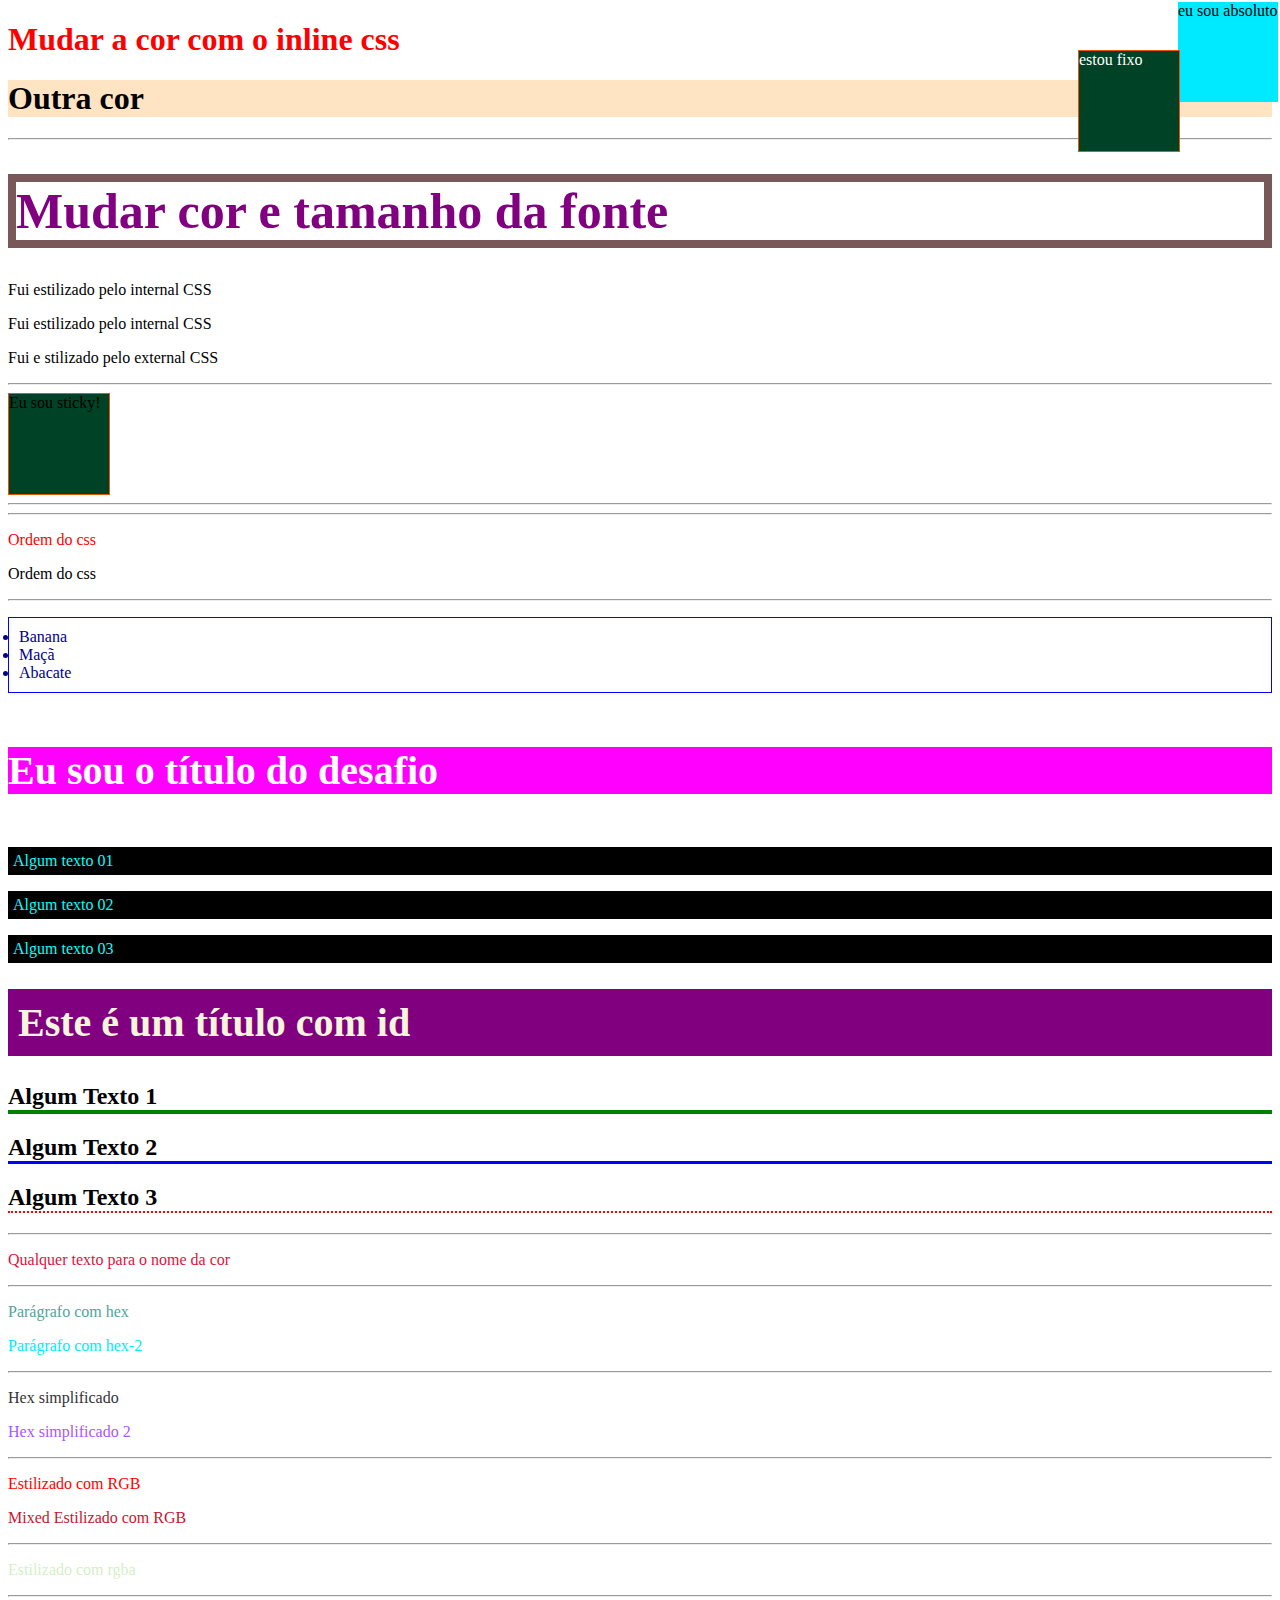
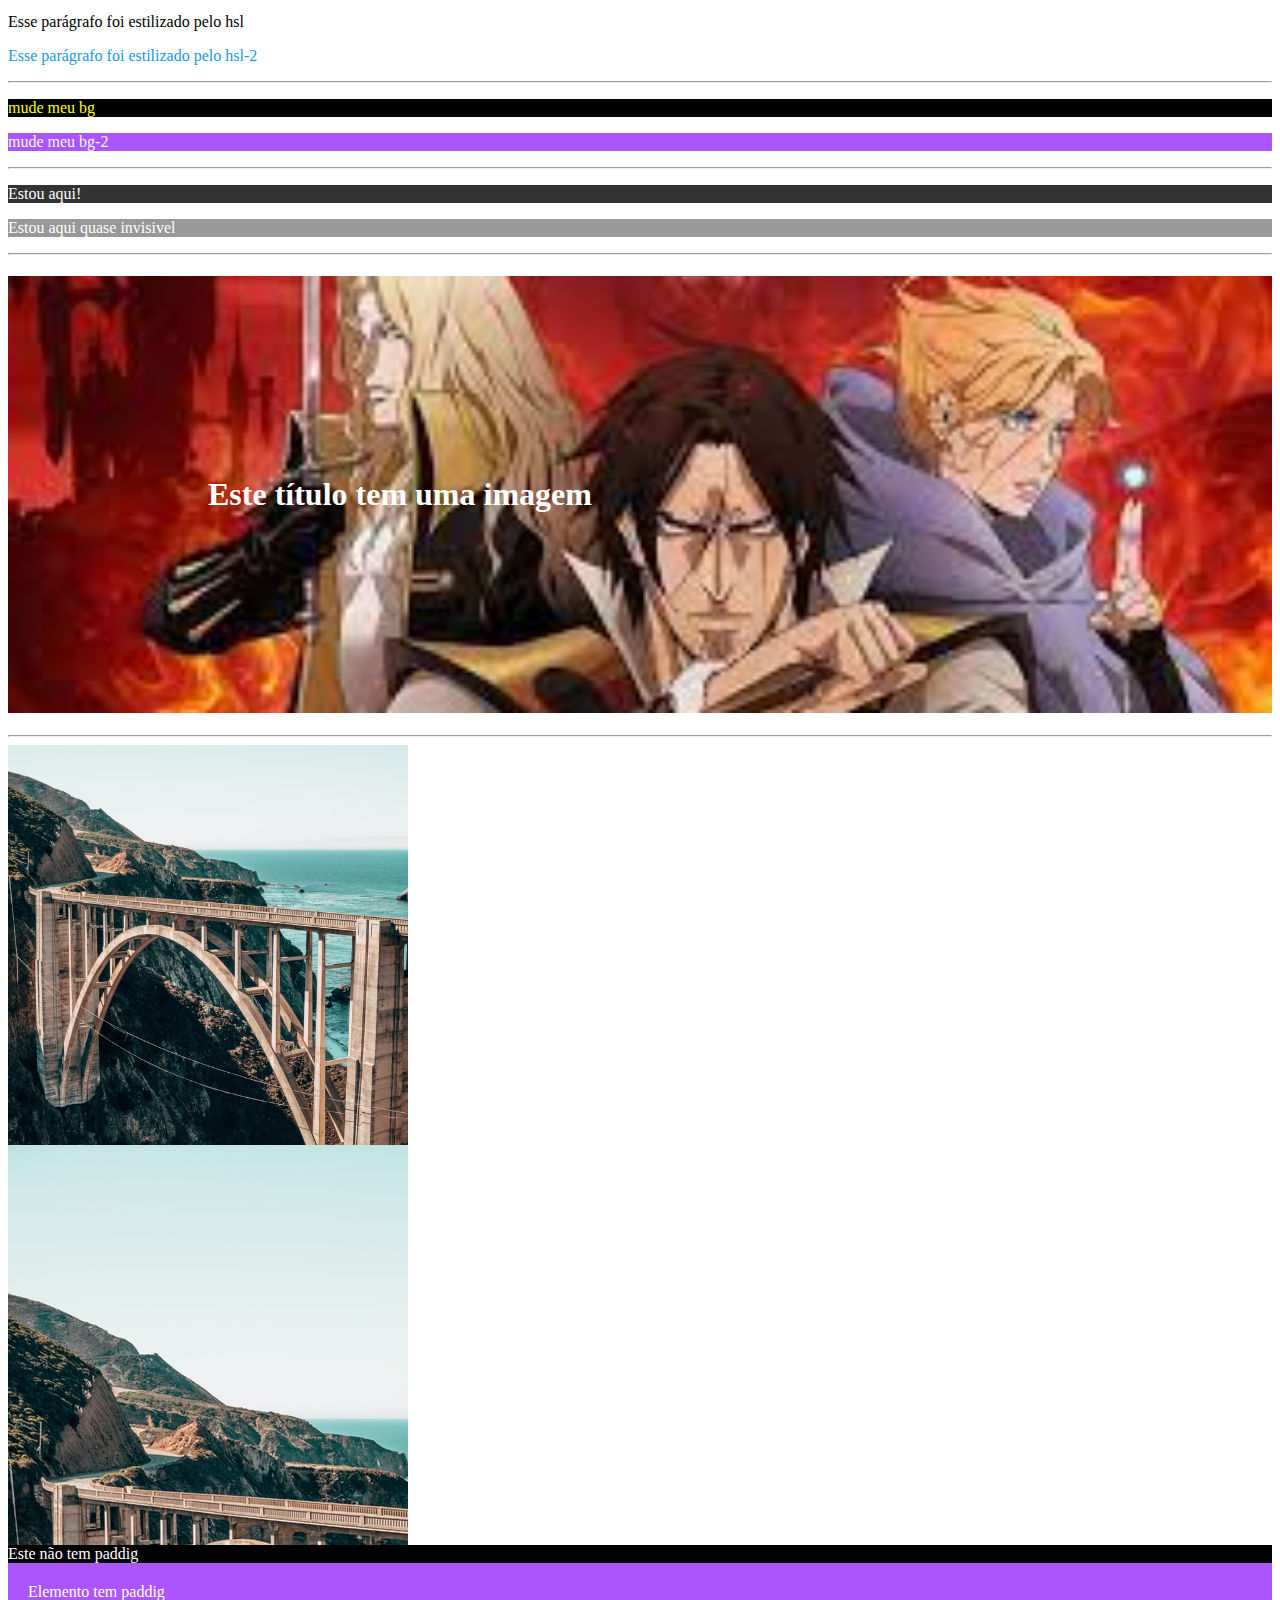
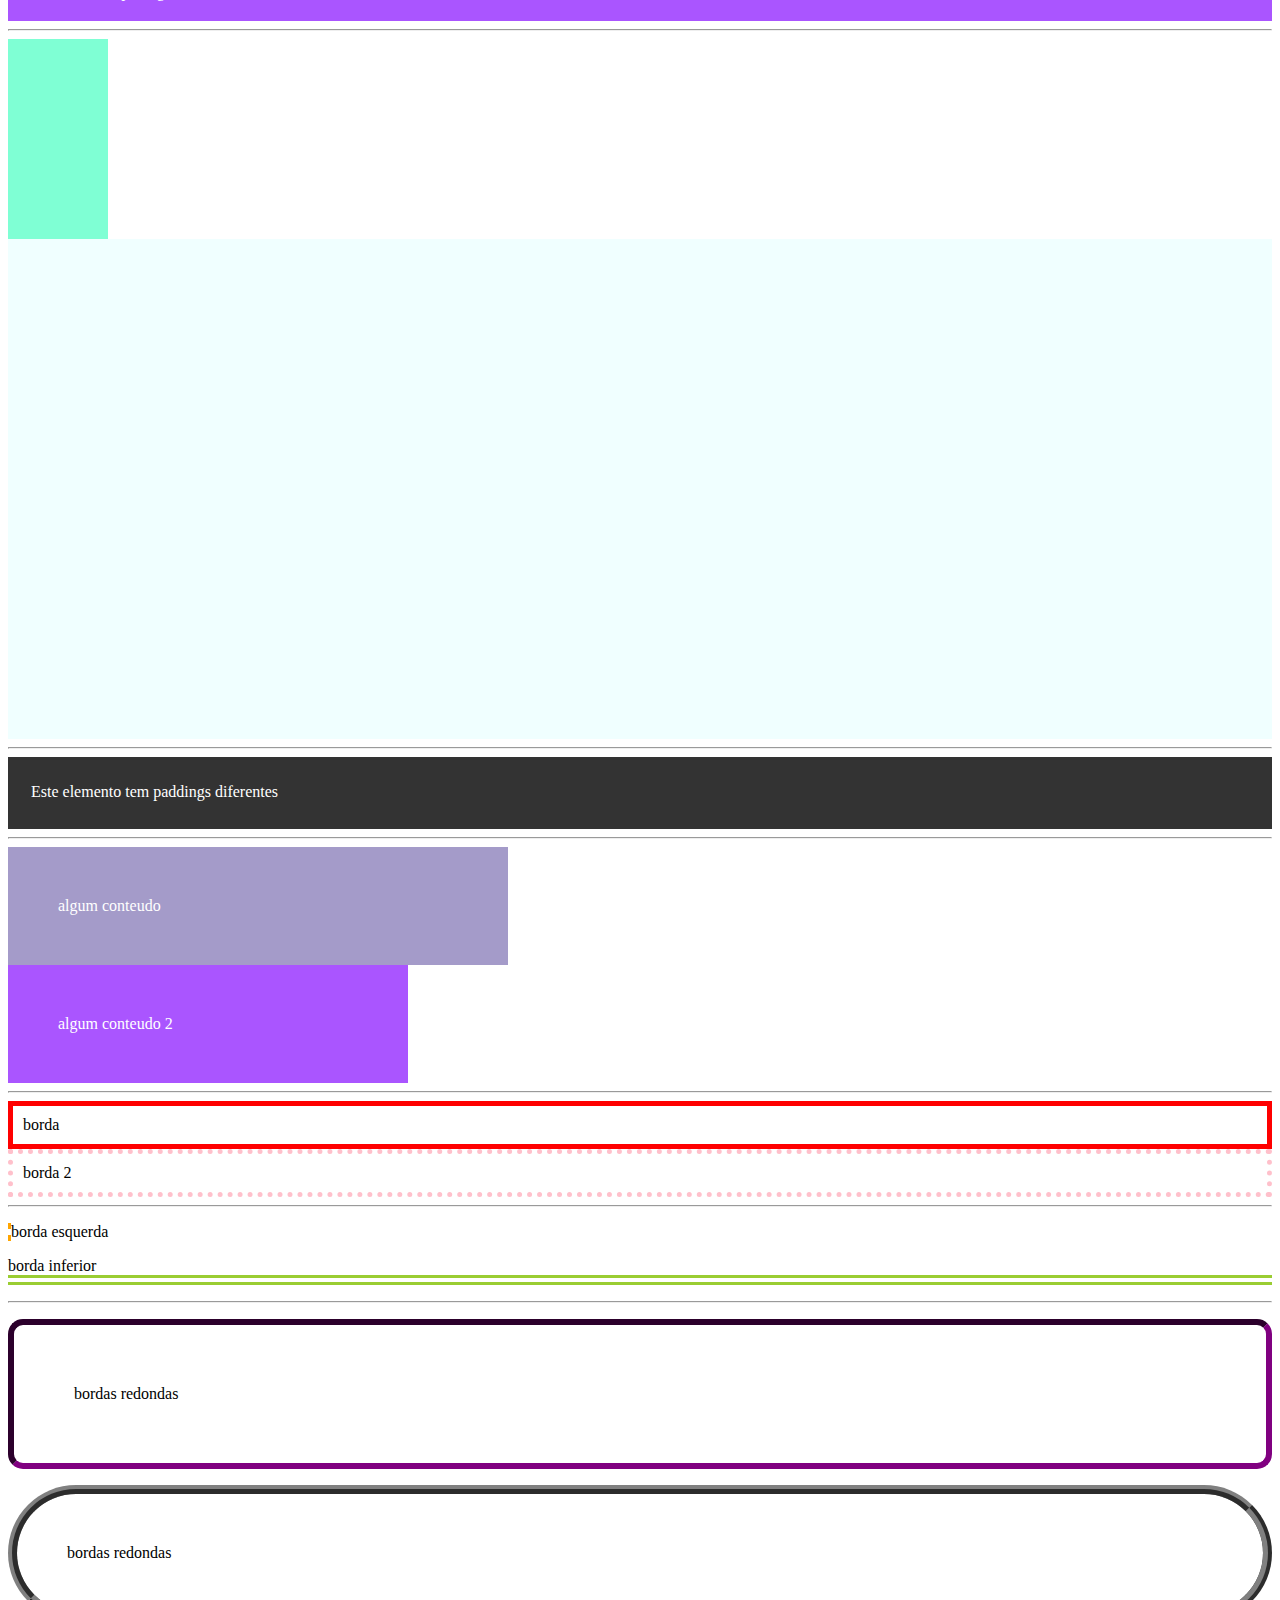
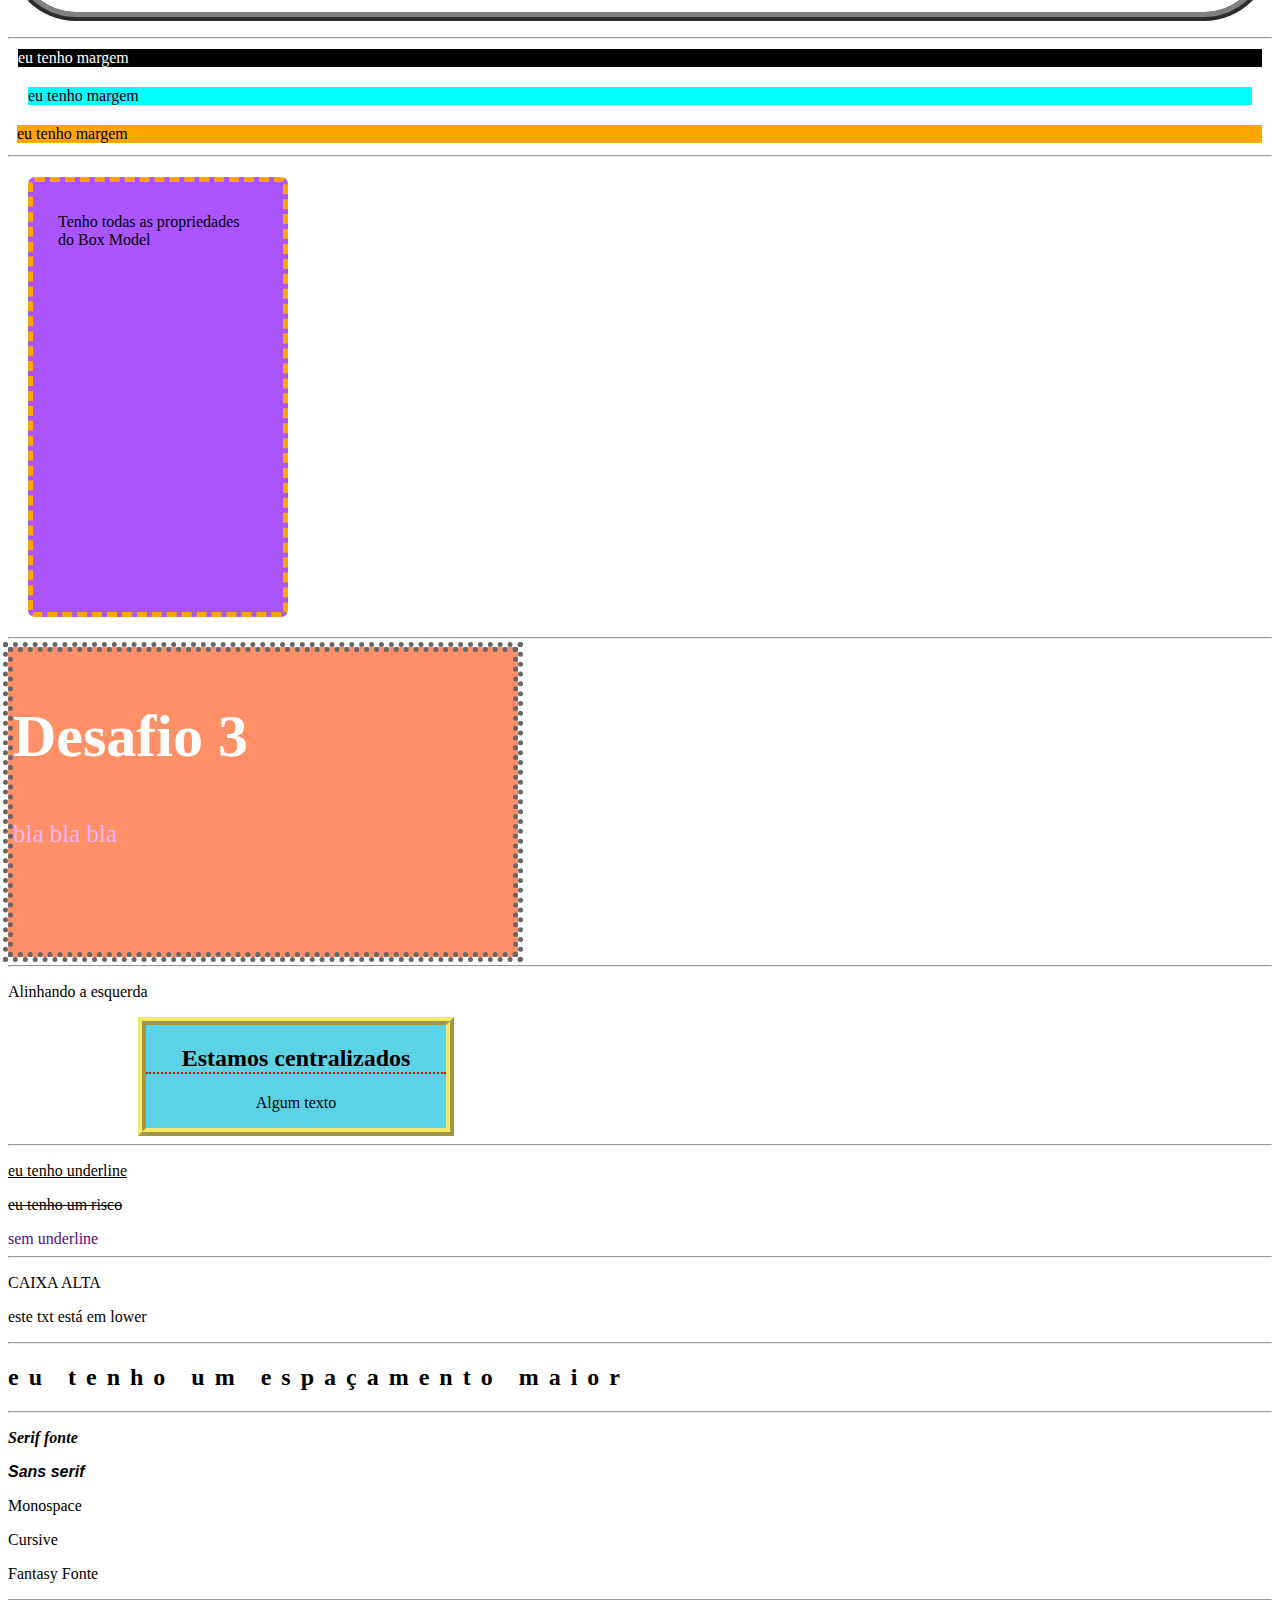
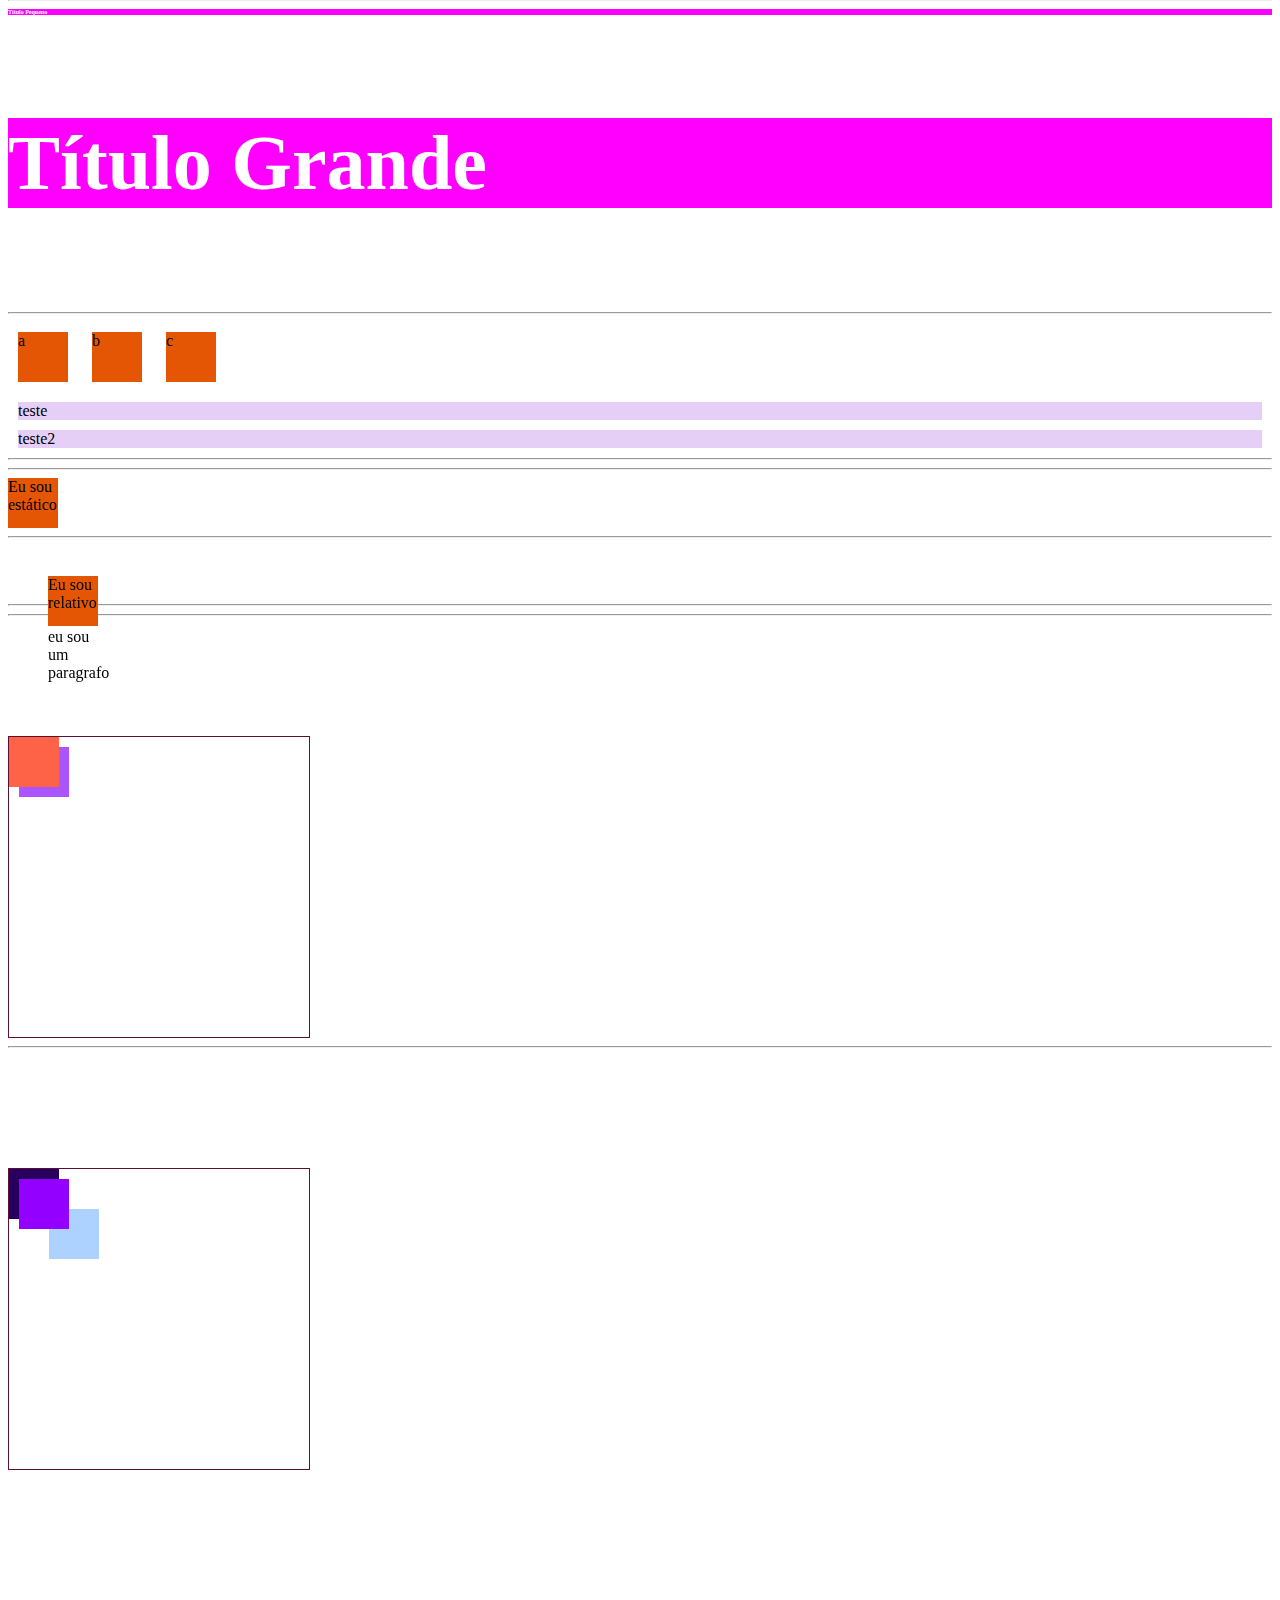
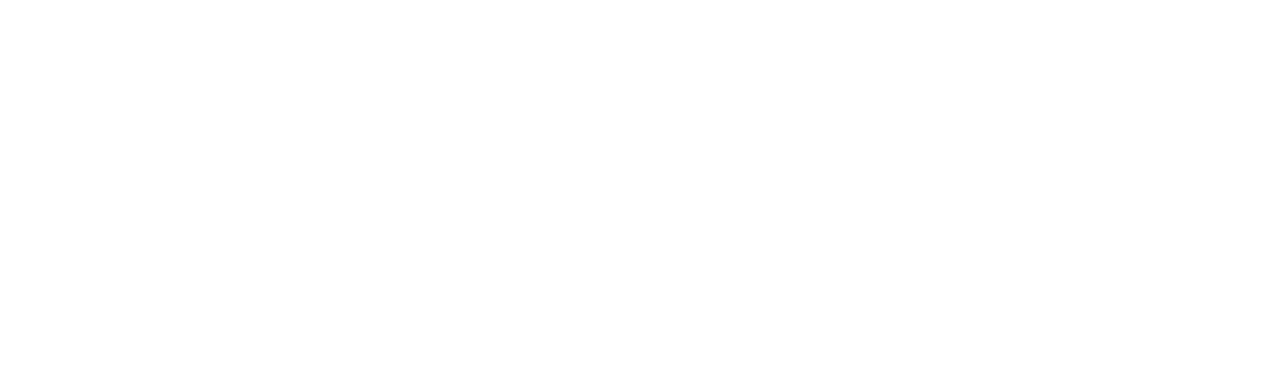
<file: 02.css/index.html>
<!DOCTYPE html>
<html lang="en">
<head>
    <meta charset="UTF-8">
    <meta name="viewport" content="width=device-width, initial-scale=1.0">
    <!-- <style>
        p {
            color: green;
            font-size: 40px;
        }
    </style> -->
    <link rel="stylesheet" href="css/styles.css"> 
    <link rel="stylesheet" href="css/list.css"> 
    <link rel="stylesheet" href="css/titles.css"> 

    <title>Aprendendo CSS</title>
</head>
<body>

    <!-- 1 Inline CSS -->
    <h1 style="color: red">Mudar a cor com o inline css</h1>
    <h1 style=" background-color: bisque;">Outra cor</h1>
    <hr>
    <!-- 2 Multiplas regras -->
    <h1 style="color: purple; font-size: 50px; border: 8px solid rgb(120, 88, 88)"> Mudar cor e tamanho da fonte</h1>

    <!-- 3 Internal CSS  -->
    <p>Fui estilizado pelo internal CSS</p>
    <p>Fui estilizado pelo internal CSS</p>
    <!-- 04 External-->
    <p>Fui e stilizado pelo external CSS</p>
    <hr>
    <!--43 -->
    <div class="sticky">
        <span>
            Eu sou sticky!
        </span>
    </div>
<hr>
    <!-- 05 Ordem do CSS -->
    <hr>
    <p style="color: red">Ordem do css</p>
    <p>Ordem do css</p>
    <hr>

    <ul>
        <li>Banana</li>
        <li>Maçã</li>
        <li>Abacate</li>
    </ul>

    <!-- 07 desafio  -->
    <h4>Eu sou o título do desafio</h4>

    <!-- 08 Classes -->

    <p class="paragraph">Algum texto 01</p>
    <p class="paragraph">Algum texto 02</p>
    <p class="paragraph">Algum texto 03</p>
    <!-- p.paragraph*3 -->

    <!-- 09 ID -->

    <h1 id="exclusive-title">Este é um título com id</h1>

    <!-- 10 multiplas regras -->
    <h2 id="algum-titulo" class="titulo">Algum Texto 1</h2>
    <h2 class="titulo">Algum Texto 2</h2>
    <h2>Algum Texto 3</h2>
<hr>
    <!-- 11 nome de cor -->

    <p class="color-name">Qualquer texto para o nome da cor</p>
<hr>
    <!-- 12 hex -->

    <p class="hex">Parágrafo com hex</p>
    <p class="hex-2">Parágrafo com hex-2</p>
<hr>
    <!-- 13 Aprofundando hex -->

    <p class="simple-hex">Hex simplificado</p>
    <p class="simple-hex-2">Hex simplificado 2</p>
<hr>
    <!-- 14 RGB -->

    <p class="rgb">Estilizado com RGB</p>
    <p class="mixed-rgb">Mixed Estilizado com RGB</p>
<hr>
    <!-- 15 RGBA -->
    <p class="rgba">Estilizado com rgba </p>
<hr>
    <!-- 16 HSL -->
    <p class="hsl">Esse parágrafo foi estilizado pelo hsl</p>
    <p class="hsl-2">Esse parágrafo foi estilizado pelo hsl-2</p>
<hr>

<!-- 17 background color -->
<p class="bg"> mude meu bg</p>
<p class="bg-2"> mude meu bg-2</p>

<hr>

<!-- 18 opacidade bg -->
<div class="bgopacity">
    <p>Estou aqui!</p>
</div>
<div class="bgopacity-2">
    <p>Estou aqui quase invisivel</p>
</div>
<!-- div.bgopacity>p -- para criar uma div e um paragrafo -->
<!-- div(. ou #) o nome> tag html(. ou #) nome * numero de tags -->
<hr>
<!-- 19 bg-image pelo css -->
<h1 class="bg-image">
    Este título tem uma imagem
</h1>
<hr>
<!-- 20 centralizar img no bg -->
<div class="centered-bg">
    
</div>
<div class="not-centered-bg"></div>

<!-- 21 largura e altura -->
<div class="without-paddig"> Este não tem paddig</div>

<div class="padding">Elemento tem paddig</div>
<hr>
<!-- 22 largura e altura -->
<div class="height1"></div>
<div class="height2"></div>
<hr>
<!-- 23 padding individual -->
<div class="paddingindividual">
    <p>Este elemento tem paddings diferentes</p>
</div>
<hr>
<!-- 24 padding e width -->
<div class="w-border-box">algum conteudo</div>
<div class="border-box">algum conteudo 2</div>
<hr>
<!-- 25 bordas -->
 <div class="border">borda</div>
 <div class="border2">borda 2</div>

 <hr>
 <!-- 26 bordas individuais -->
 <p class="borderleft">borda esquerda</p>
 <p class="borderbottom">borda inferior</p>
 <hr>
 <!-- 27 bordas arredondadas -->
<p class="arredondadas"> bordas redondas</p>
<p class="arredondadas-2"> bordas redondas</p>
<hr>
<!-- 28 margin -->
<div class="margin"> eu tenho margem</div>
<div class="margin-2">eu tenho margem</div>
<div class="margin-3">eu tenho margem</div>
<hr>
<!-- 29 box model  -->
<div class="box-model">
    <p>Tenho todas as propriedades do Box Model</p>
</div>
<hr>
<!-- 30 DESAFIO -->
<div id="box-model-desafio">
    <h2 class="desafio-3-titulo">Desafio 3</h2>
    <p class="desafio-3-texto"> bla bla bla</p>
</div> 
<hr>
<!-- 31  -->
<p class="text-aligned">Alinhando  a esquerda</p>

<div class="container-center">
    <h2>Estamos centralizados</h2>
    <p>Algum texto</p>
</div>
<hr>
<!-- 32 text decoration -->
<p class="underline">eu tenho underline</p>
<p class="line-through">eu tenho um risco</p>
<a href="#" class="remover-underline">sem underline</a>
<hr>
<!-- 33 -->
<p class="upper">caixa alta</p>
<p class="lower">ESTE TXT ESTÁ EM LOWER</p>
<hr>

<!-- 34 -->
<h2 class="spacing">eu tenho um espaçamento  maior</h2>
<hr>
<!-- 35 -->
<p class="serif">Serif fonte</p>
<p class="sans-serif">Sans serif</p>
<p class="Monospace">Monospace</p>
<p class="cursive">Cursive</p>
<p class="fantasy">Fantasy Fonte</p>
<hr>
<!-- 36 -->
<h4 class="small">Título Pequeno</h4>
<h4 class="big">Título Grande</h4>
<hr>
<!-- 37 -->
<div class="inline-box">a</div>
<div class="inline-box">b</div>
<div class="inline-box">c</div>
<span class="block">teste </span>
<span class="block">teste2</span>
<hr>
<!-- 38 -->
<p class="invisible">Me encontre se puder</p>
<hr>
<!-- 39 -->
<div class="static">
    <span>Eu sou estático</span>
</div>
<hr>
<div class="relative">
    <span>Eu sou relativo</span>
    <p>eu sou um paragrafo</p>
</div>
<!-- RELATIVO MOVIMENTO EM RELAÇÃO A TELA -->
<hr>
<!-- 40 FICO NA FRENTE DE QUEM EU QUISER -->
<div class="absolute">
    <span>eu sou absoluto</span>
</div>
<hr>
<!-- 41 -->
<div class="relative-container">
    <div class="absolute-1"></div>
    <div class="absolute-2"></div>
</div>
<hr>
<!-- 42 -->
<div class="fixed">
    <span>estou fixo</span>
</div>
<!-- 44 -->
<div class="relative-container">
    <div class="absolute-3"></div>
    <div class="absolute-4"></div>
    <div class="absolute-5"></div>
</div>
</body>
</html>
</file>
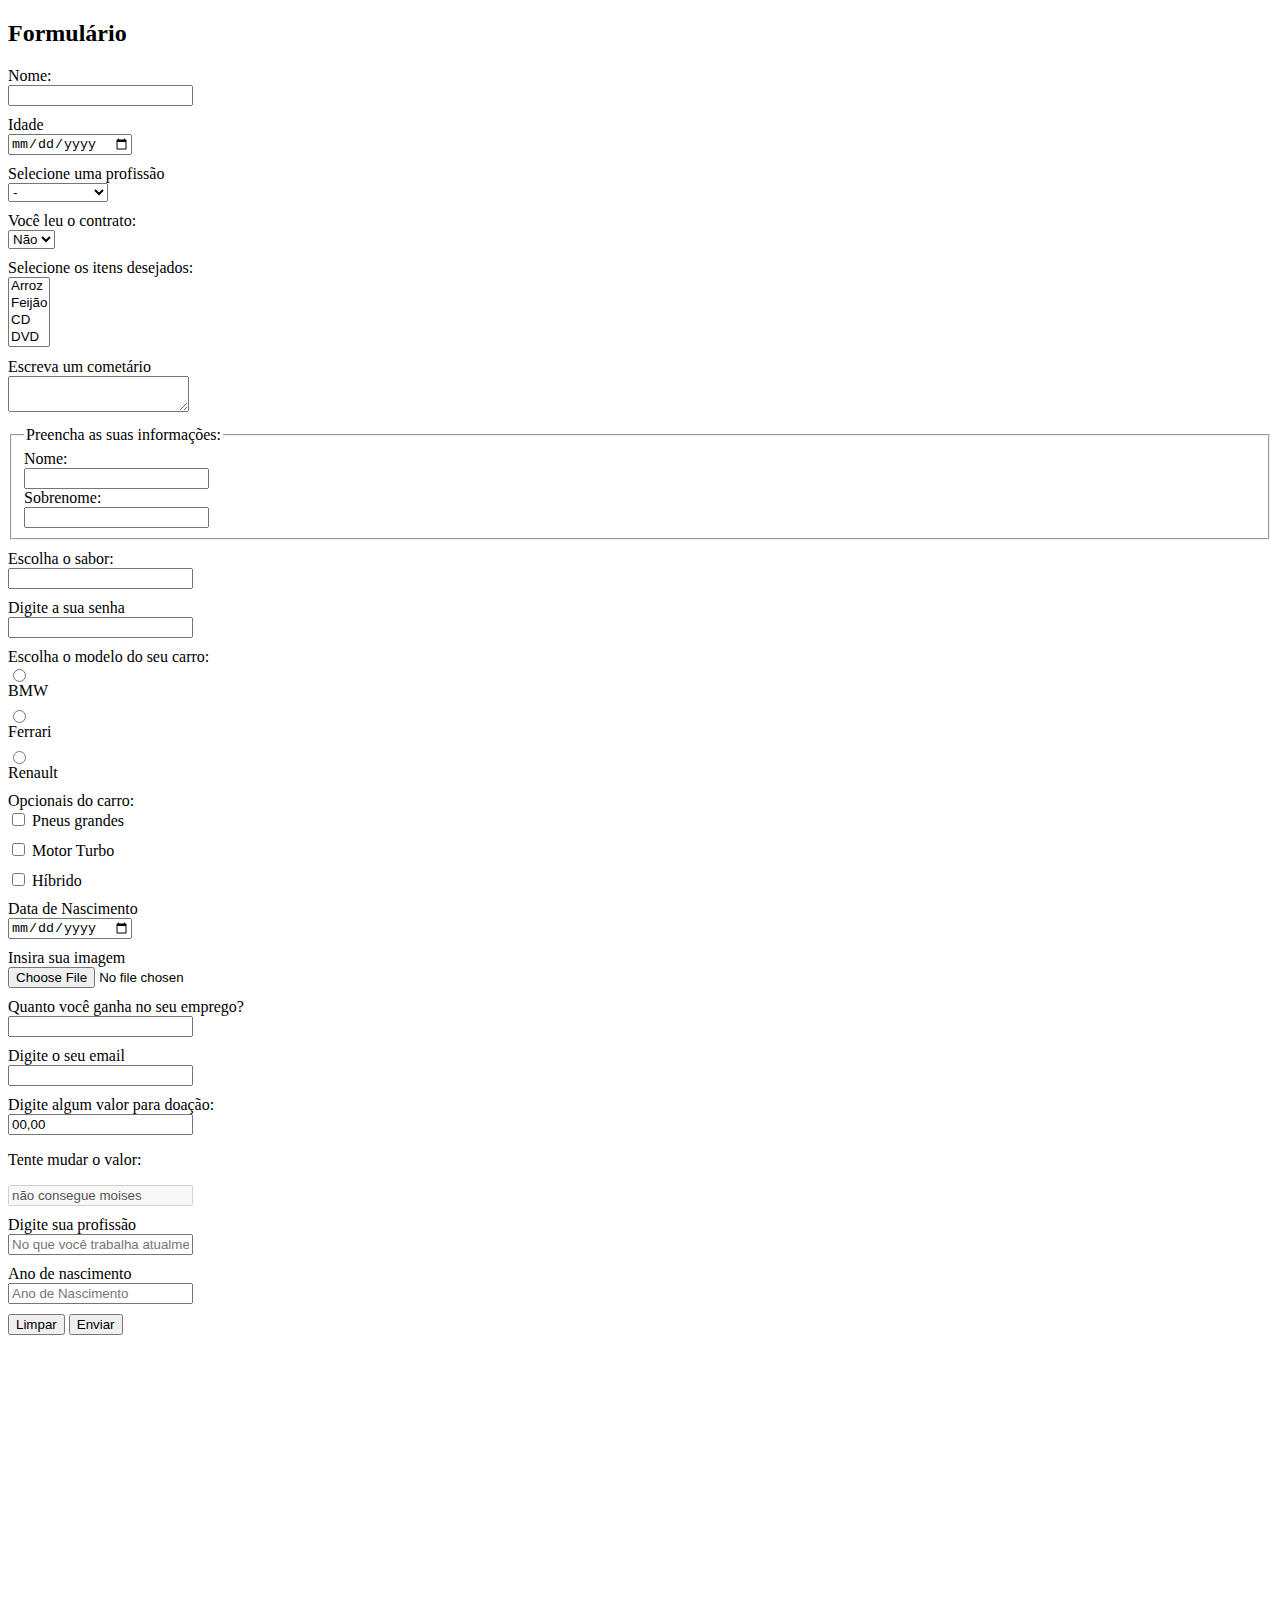
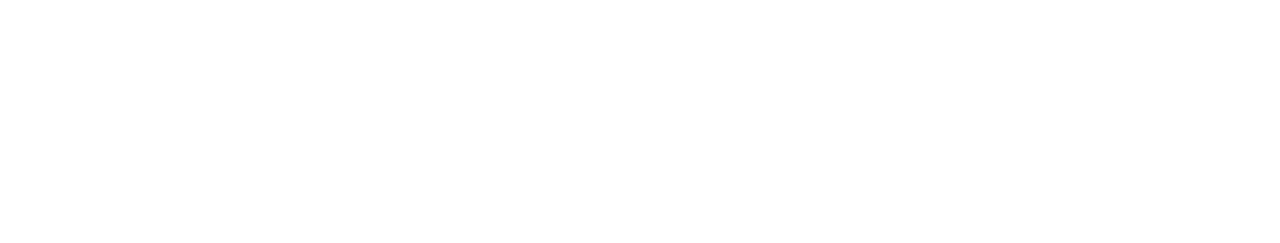
<file: 03.formularios/index.html>
<!DOCTYPE html>
<html lang="pt-en">
<head>
    <meta charset="UTF-8">
    <meta name="viewport" content="width=device-width, initial-scale=1.0">
    <link rel="stylesheet" href="./css/style.css">
    <title>Formulário</title>
</head>
<body>
    <!-- 1 e 2 Criando e atribuindo formulário -->
    <h2>Formulário</h2>
    <form action="register.php" method="get">
        <!-- o action é para onde irá  ser enviada a informação - back-end 
        get- obter
        post- enviar
        -->
        <div>
            <!-- 03 NAME -->
            <label>
                Nome:
                <input type="text">
            </label>
        </div>

        <!-- 04 ATRIBUTO LABEL -->
        <div>
            <label for="age">Idade</label>
            <input type="date" name="age">
        </div>

        <!-- 05 -->
        <div>
            <label for="job">Selecione uma profissão</label>
            <select name="job">
                <option value="-" selected>-</option>
                <option value="programador">Programador</option>
                <option value="tester">Tester</option>
                <option value="devops">Devops</option>                
            </select>
        </div>
        <!-- 06 -->
        <div>
            <label for="contract">Você leu o contrato:</label>
            <select name="contract" >
                <option value="sim">Sim</options>
                <option value="não" selected>Não</options>
            </select>
        </div>
        <!-- 07 -->
        <div>
            <label for="items">Selecione os itens desejados:</label>
            <select name="items"multiple>
                <option value="arroz">Arroz</option>
                <option value="feijão">Feijão</option>
                <option value="cd">CD</option>
                <option value="DVD">DVD</option>
            </select>
        </div>
        <!-- 08 -->
        <div>
            <label for="comment">Escreva um cometário</label>
            <textarea name="comment"></textarea>
        </div>
       <!-- 10 -->

<div>
    <fieldset>
        <legend>Preencha as suas informações:</legend>
        <label for="firstname">Nome:</label>
        <input type="text" name="firstname">
        <label for="lastname">Sobrenome:</label>
        <input type="text" name="lastname">
    </fieldset>

</div>

<!-- 11 -->
<div>
    <label for="flavor">Escolha o sabor:</label>
    <input type="text" list="flavors" name="flavor">
    <datalist id="flavors">
        <option value="cereja"></option>
        <option value="morango"></option>
        <option value="abacate"></option>
        <option value="chocolate"></option>
    </datalist>

</div>
        <!-- 12 -->
        <div>
            <label for="password"> Digite a sua senha</label>
            <input type="password" name="password">
        </div>
 
        <!-- 13  Radio só pode selecionar 1 -->
        <div>
            <label for="car_model"> Escolha o modelo do seu carro:</label>
                <div>
                    <input type="radio" value="bmw" name="car_model">
                    <label for="bmw">BMW</label> 
                </div>
                <div>
                    <input type="radio" value="ferrari" name="car_model">
                    <label for="ferrari">Ferrari</label> 
                </div>
                 <div>
                    <input type="radio" value="renault" name="car_model">
                    <label for="renault">Renault</label> 
                </div>
        </div>
        <!-- 14 CHECKBOX selecionar mais de uma opção -->
        <div>
            <label for="optionals">Opcionais  do carro:</label>
            <div class="radio">
                <input type="checkbox" name="optionals[]" value="big_tires">
                <label for="big_tires">Pneus grandes</label>
            </div>
            <div class="radio">
                <input type="checkbox" name="optionals[]" value="turbo_engine">
                <label for="turbo_engine">Motor Turbo</label>
            </div>
            <div class="radio">
                <input type="checkbox" name="optionals[]" value="hybrid">
                <label for="hybrid">Híbrido</label>
            </div>
        </div>
        <!-- 16 -->
        <div>
            <label for="birthday"> Data de Nascimento</label>
            <input type="date" name="birthday">
        </div>
        <!--17 -->
        <div>
            <label for="image">Insira sua imagem</label>
            <input type="file" name="image">
        </div>
        <!-- 18 -->
        <div>
            <label for="salary">Quanto você ganha no seu emprego?</label>
            <input type="number" name="salary">
        </div>
        <!-- 19 -->
        <div>
            <label for="email">Digite o seu email</label>
            <input type="email" name="email">
        </div>
        <!--20 -->
        <div>
            <label for="value">Digite algum valor para doação:</label>
            <input type="text" value="00,00" name="value">
        </div>
        <!-- 21 -->
        <div>
            <p>Tente mudar o valor:</p>
            <input type="text" value="não consegue moises" disabled>
        </div>

        <!-- 22 -->
        <div>
            <label for="currentjob">Digite sua profissão</label>
            <input type="text" name="currentjob" placeholder="No que você trabalha atualmente?" required>
        </div>
        <!-- 23 -->
        <div>
            <label for="birthday">Ano de nascimento</label>
            <input type="text" placeholder="Ano de Nascimento" required>
        </div>

        <!-- 09 ENVIO E RESET -->
            <input type="reset" value="Limpar">
            <input type="submit" value="Enviar">
        
</form>
    

    
</body>
</html>
</file>
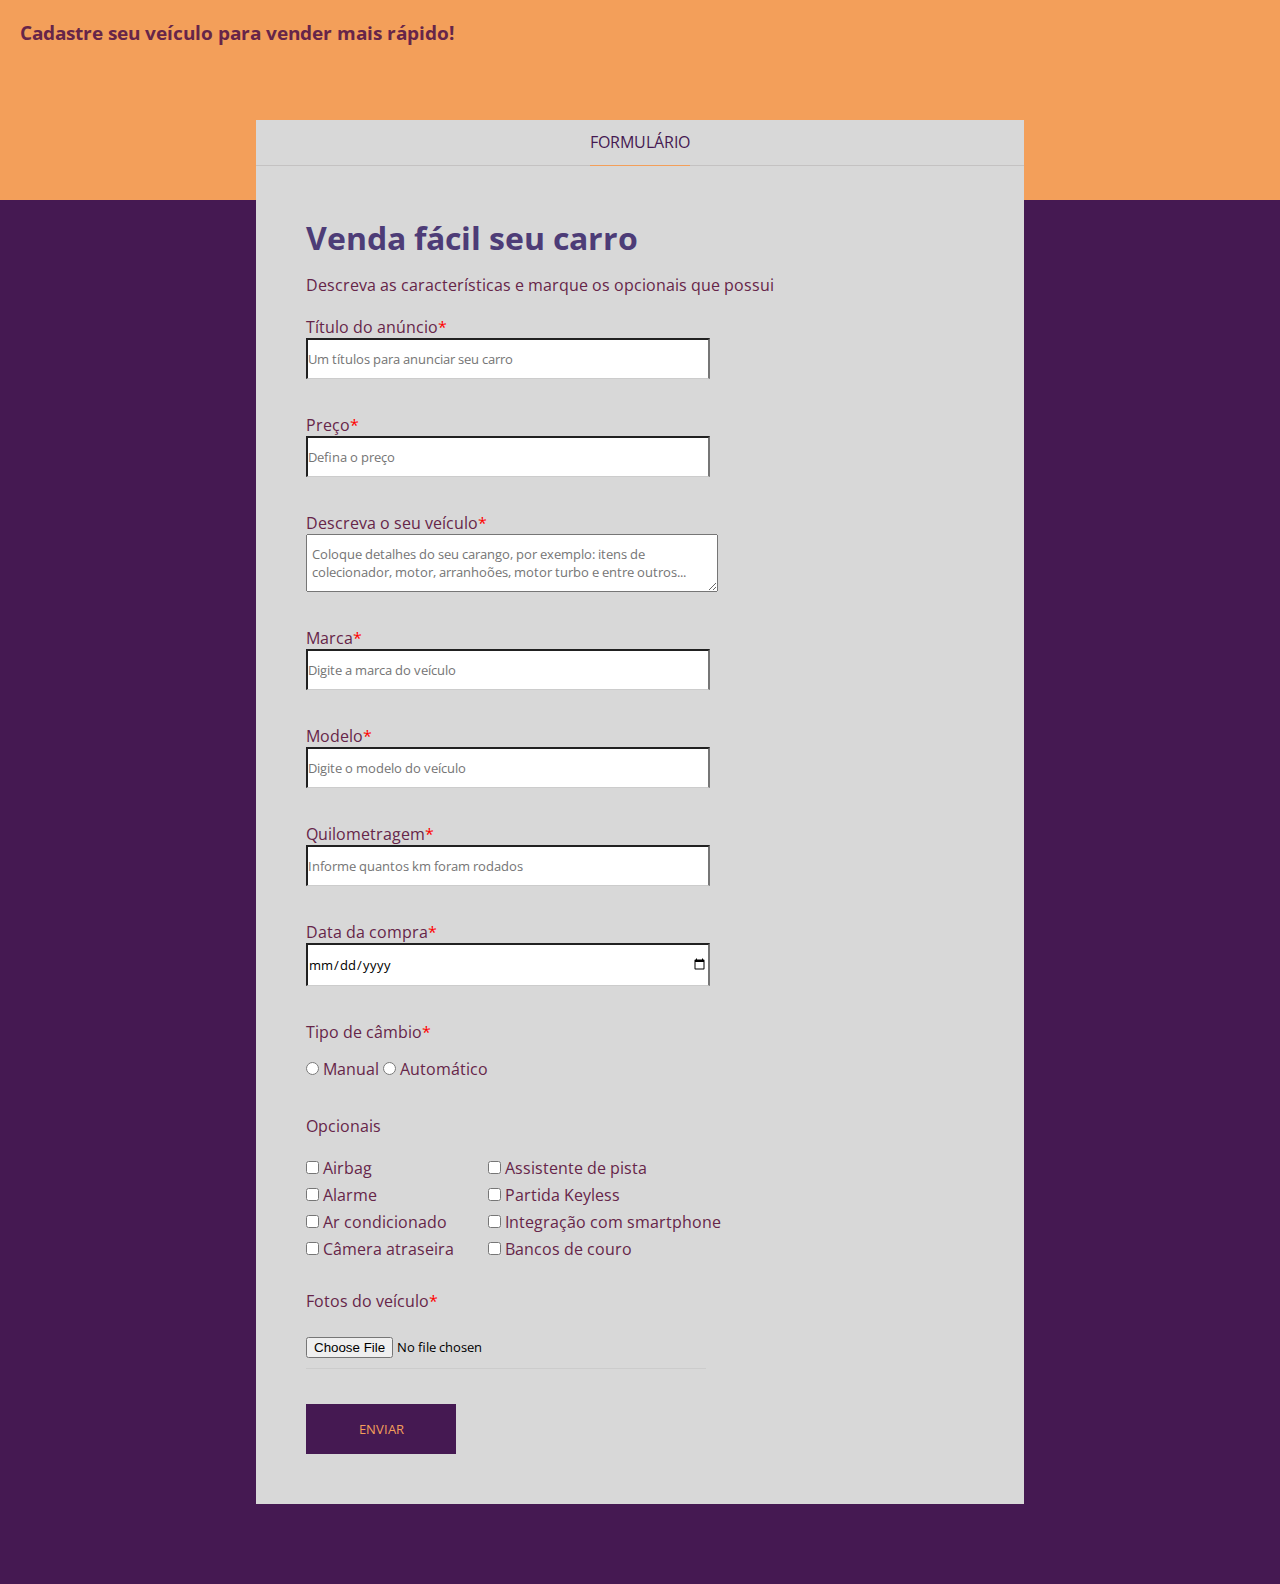
<file: 04_projeto_formulário/index.html>
<!DOCTYPE html>
<html lang="pt-br">

<head>
    <meta charset="UTF-8">
    <meta name="viewport" content="width=device-width, initial-scale=1.0">
    <link rel="stylesheet" href="./css/style.css">
    <link rel="preconnect" href="https://fonts.gstatic.com" crossorigin>
    <link href="https://fonts.googleapis.com/css2?family=Open+Sans:ital,wght@0,400;0,600;1,300&display=swap"
        rel="stylesheet">
    <title>Venda de Carros</title>
</head>

<body>
    <div class="container">
        <div class="header">
            <h3>Cadastre seu veículo para vender mais rápido!</h3>
        </div>

        <div class="form-container">
            <div class="form-header">
                <p>Formulário</p>
            </div>
        <div class="form-body">
            <h1 class="form-title">Venda fácil seu carro</h1>
            <p>Descreva as características e marque os opcionais que possui</p>
            <form>
                <div class="box-input">
                    <label for="title">Título do anúncio<span class="required-field">*</span></label>
                    <input type="text" name="title" id="title" class="block"
                        placeholder="Um títulos para anunciar seu carro" minlength="1" max="30" required>
                </div>
                <div class="box-input">
                    <label for="price">Preço<span class="required-field">*</span></label>
                    <input type="number" name="price" id="price" class="block" placeholder="Defina o preço" required>
                </div>
                <div class="box-input">
                    <label for="description">Descreva o seu veículo<span class="required-field">*</span></label>
                    <textarea name="description" id="description" class="block"
                        placeholder="Coloque detalhes do seu carango, por exemplo: itens de colecionador, motor, arranhoões, motor turbo e entre outros..."></textarea>
                </div>
                <div class="box-input">
                    <label for="brand">Marca<span class="required-field">*</span></label>
                    <input type="text" name="brand" id="brand" class="block" placeholder="Digite a marca do veículo"
                        required>
                </div>
                <div class="box-input">
                    <label for="model">Modelo<span class="required-field">*</span></label>
                    <input type="text" name="model" id="model" class="block" placeholder="Digite o modelo do veículo"
                        required>
                </div>
                <div class="box-input">
                    <label for="mileage">Quilometragem<span class="required-field">*</span></label>
                    <input type="number" name="mileage" id="mileage" class="block"
                        placeholder="Informe quantos km foram rodados" required>
                </div>
                <div class="box-input">
                    <label for="purchase_date">Data da compra<span class="required-field">*</span></label>
                    <input type="date" name="purchase_date" id="purchase_date" class="block" required>
                </div>
                <div class="box-input">
                    <p>Tipo de câmbio<span class="required-field">*</span></p>

                    <input type="radio" name="gear" id="manual">
                    <label for="manual">Manual</label>

                    <input type="radio" name="gear" id="atomatic">
                    <label for="atomatic">Automático</label>
                </div>
                <div class="optional-box">
                    <p>Opcionais</p>
                    <ul class="optional-list">
                        <li>
                            <input type="checkbox" id="airbag" name="optional[]" value="airbag">
                            <label for="airbag">Airbag</label>
                        </li>
                        <li>
                            <input type="checkbox" id="alarm" name="optional[]" value="alarm">
                            <label for="alarm">Alarme</label>
                        </li>
                        <li>
                            <input type="checkbox" id="alarm" name="optional[]" value="ac">
                            <label for="ac">Ar condicionado</label>
                        </li>
                        <li>
                            <input type="checkbox" id="alarm" name="optional[]" value="reverse_camera">
                            <label for="reverse_camera">Câmera atraseira</label>
                        </li>
                    </ul>
                </div>
                <div class="optional-box">
                    <ul class="optional-list">
                        <li>
                            <input type="checkbox" id="lane_assist" name="optional[]" value="lane_assist">
                            <label for="lane_assist">Assistente de pista</label>
                        </li>
                        <li>
                            <input type="checkbox" id="keyless" name="optional[]" value="keyless">
                            <label for="keyless">Partida Keyless</label>
                        </li>
                        <li>
                            <input type="checkbox" id="smartphone" name="optional[]" value="smartphone">
                            <label for="smartphone">Integração com smartphone</label>
                        </li>
                        <li>
                            <input type="checkbox" id="leather_seat" name="optional[]" value="leather_seat">
                            <label for="leather_seat">Bancos de couro</label>
                        </li>
                    </ul>
                </div>
                <div class="box-input">
                    <p>Fotos do veículo<span class="required-field">*</span> </p>
                    <input type="file" accept="image/png,image/jpg" id="images" name="images" required>
                </div>
                <input type="submit" value="Enviar" class="btn-submit">
            </form>
        </div> 
    </div>
</body>

</html>
</file>
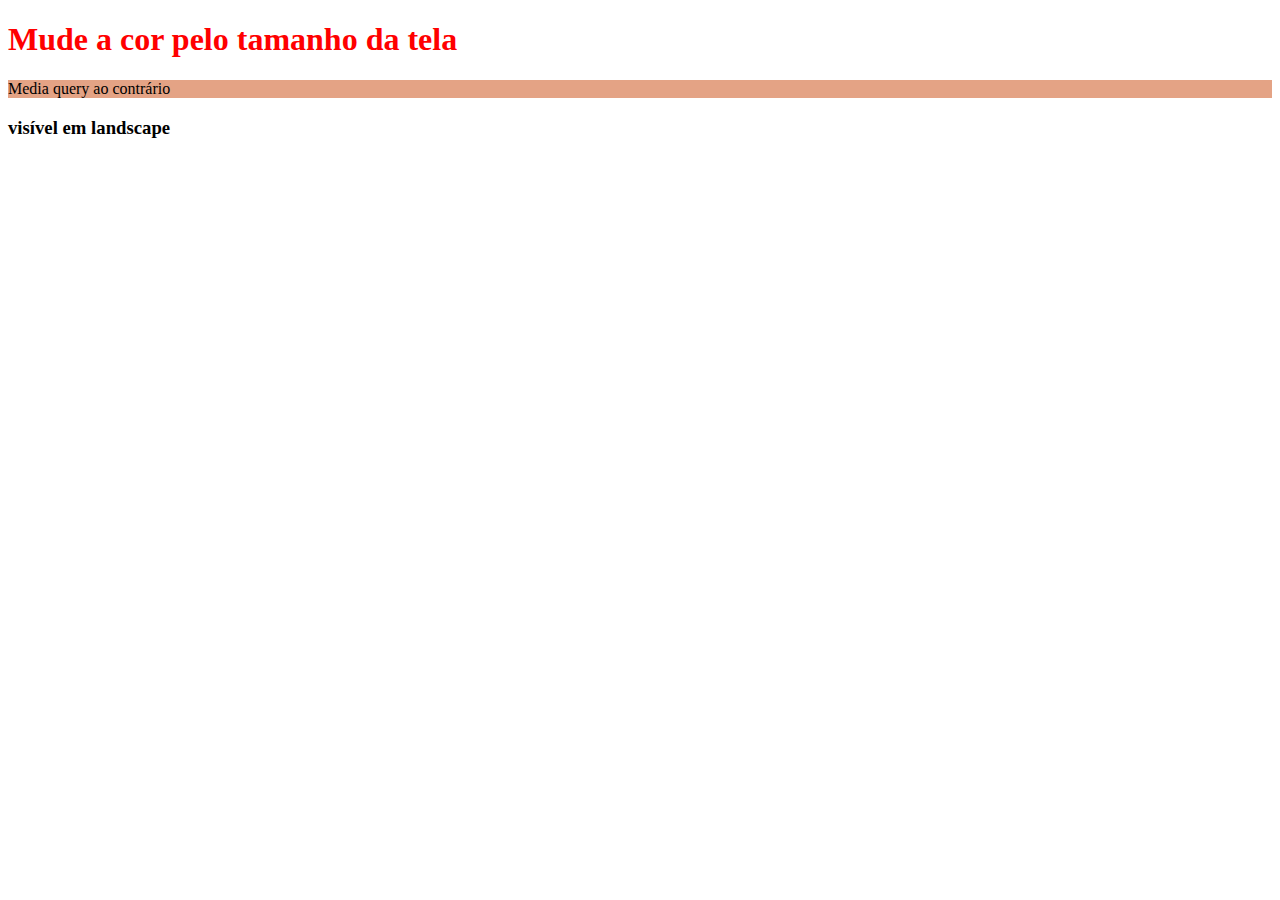
<file: 05_responsividade/index.html>
<!DOCTYPE html>
<html lang="pt-br">
<head>
    <meta charset="UTF-8">
    <meta name="viewport" content="width=device-width, initial-scale=1.0">
    <link rel="stylesheet" href="./css/style.css">
    <title>Document</title>
</head>
<body>
    <!-- 02 Media Query -->
    <h1>Mude a cor pelo tamanho da tela</h1>
    <!-- 03 -->
    <p>Media query ao contrário</p>
    <!-- 04 -->
    <h3>visível em landscape</h3>
    
</body>
</html>
</file>
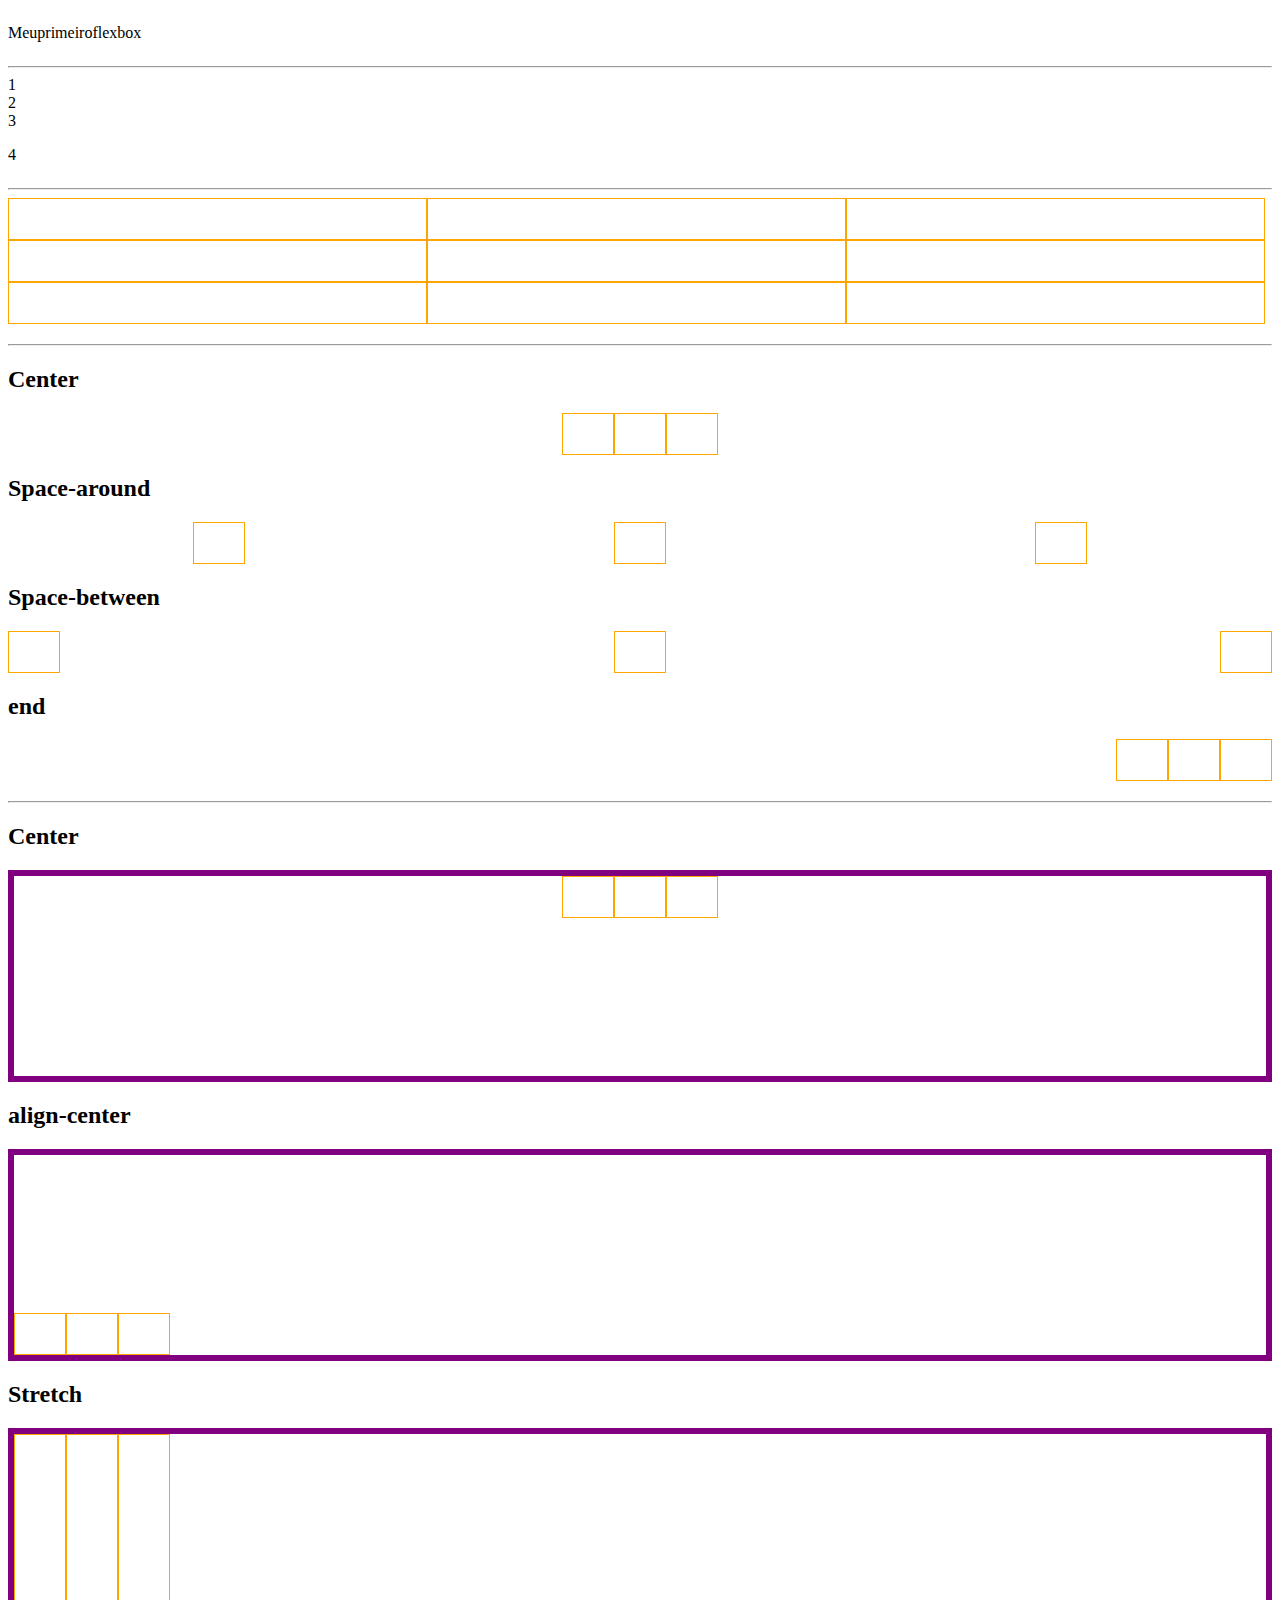
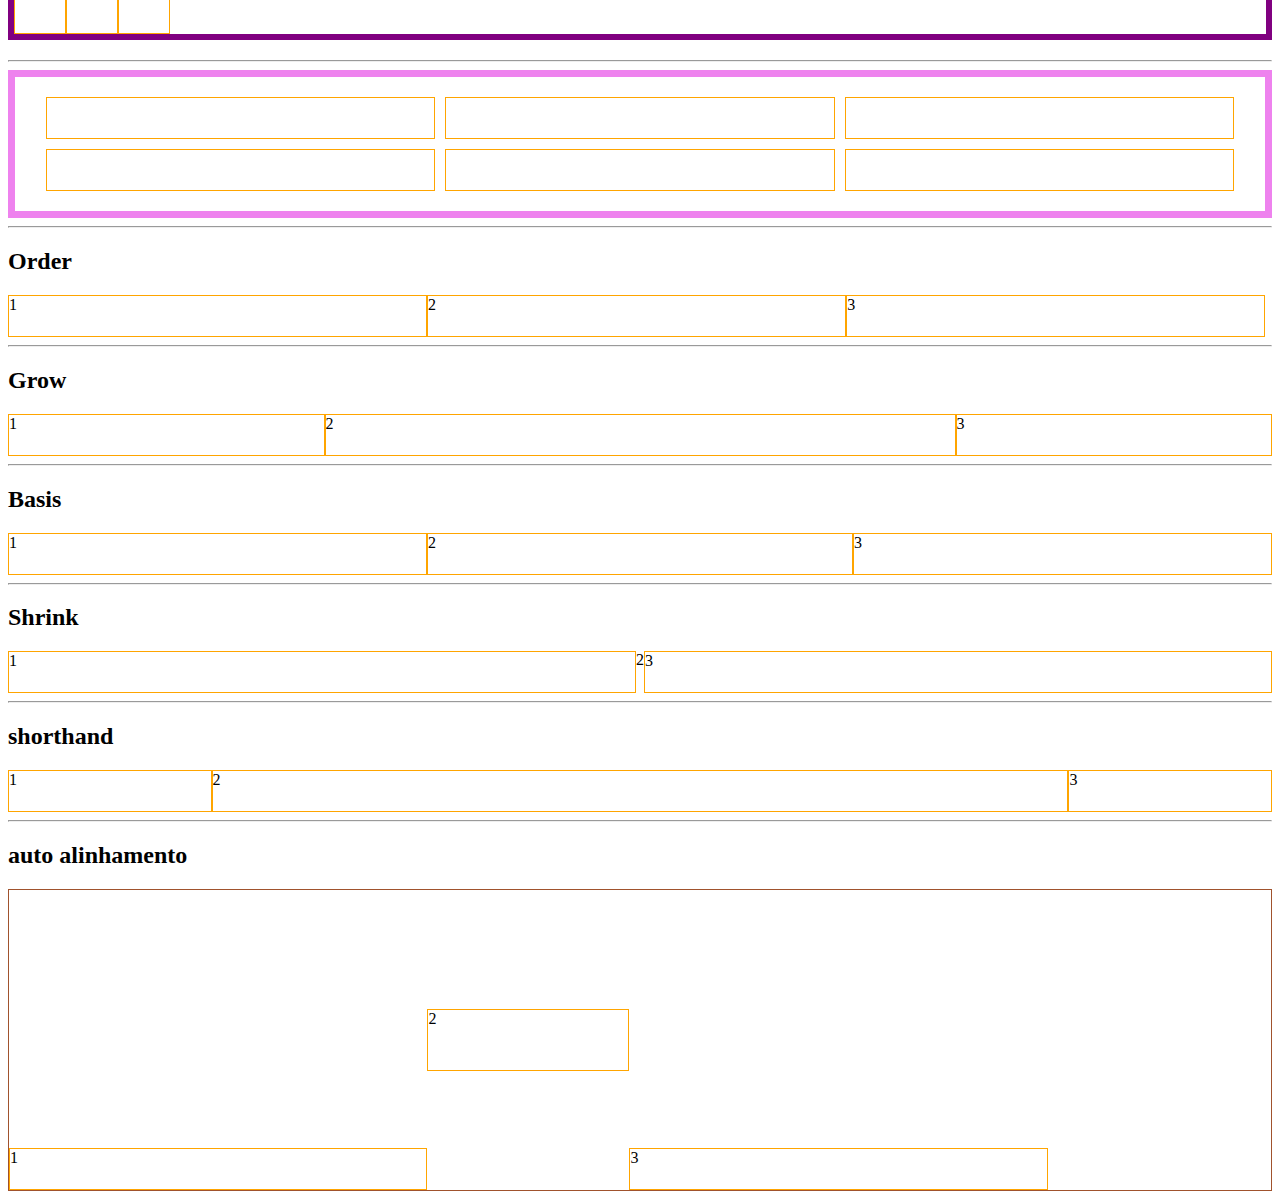
<file: 07/index.html>
<!DOCTYPE html>
<html lang="en">
<head>
    <meta charset="UTF-8">
    <meta name="viewport" content="width=device-width, initial-scale=1.0">
    <link rel="stylesheet" href="./css/style.css">
    <title>Estudando Flexbos</title>
</head>
<body>
    <div class="flex">
        <p>Meu</p>
        <p>primeiro</p>
        <p>flex</p>
        <p>box</p>
    </div>
    <hr>
    <div class="flex-column">
        <span>1</span>
        <span>2</span>
        <span>3</span>
        <p>4</p>
    </div>
    <hr>
    <div class="wrap">
        <div class="box"></div>
        <div class="box"></div>
        <div class="box"></div>
        <div class="box"></div>
        <div class="box"></div>
        <div class="box"></div>
        <div class="box"></div>
        <div class="box"></div>
        <div class="box"></div>
    </div>
    <hr>
    <h2>Center</h2>
    <div class="center">
        <div class="box"></div>
        <div class="box"></div>
        <div class="box"></div>
    </div>
    <h2>Space-around</h2>
    <div class="space-around">
        <div class="box"></div>
        <div class="box"></div>
        <div class="box"></div>
    </div>
    <h2>Space-between</h2>
    <div class="space-between">
        <div class="box"></div>
        <div class="box"></div>
        <div class="box"></div>
    </div>
    <h2>end</h2>
    <div class="end">
        <div class="box"></div>
        <div class="box"></div>
        <div class="box"></div>
    </div>
    <hr>
    
    <h2>Center</h2>
    <div class="align-center">
        <div class="box"></div>
        <div class="box"></div>
        <div class="box"></div>
    </div>
    <h2>align-center</h2>
    <div class="align-end">
        <div class="box"></div>
        <div class="box"></div>
        <div class="box"></div>
    </div>
    <h2>Stretch</h2>
    <div class="stretch">
        <div class="box"></div>
        <div class="box"></div>
        <div class="box"></div>
    </div>
    <hr>
    <!-- gap -->
    <div class="gap">
        <div class="box"></div>
        <div class="box"></div>
        <div class="box"></div>
        <div class="box"></div>
        <div class="box"></div>
        <div class="box"></div>
    </div>
    <hr>
    <h2>Order</h2>
    <div class="order">
        <div class="box" id="three">3</div>
        <div class="box" id="one">1</div>
        <div class="box" id="two">2</div>
    </div>
    <hr>
    <h2>Grow</h2>
    <div class="grow">
        <div class="box">1</div>
        <div class="box-big">2</div>
        <div class="box">3</div>
    </div>
    <hr>
    <h2>Basis</h2>
    <div class="basis">
        <div class="box">1</div>
        <div class="box-big2">2</div>
        <div class="box">3</div>
    </div>
<hr>
<h2>Shrink</h2>
    <div class="shrink">
        <div class="box">1</div>
        <div class="box-small">2</div>
        <div class="box">3</div>
    </div>
    <hr>
<h2>shorthand</h2>
    <div class="shorthand">
        <div class="box">1</div>
        <div class="box-different">2</div>
        <div class="box">3</div>
    </div>
    <hr>
    <h2>auto alinhamento</h2>
        <div class="auto-alignment">
            <div class="box">1</div>
            <div class="box-different">2</div>
            <div class="box">3</div>
        </div>

</body>
</html>
</file>
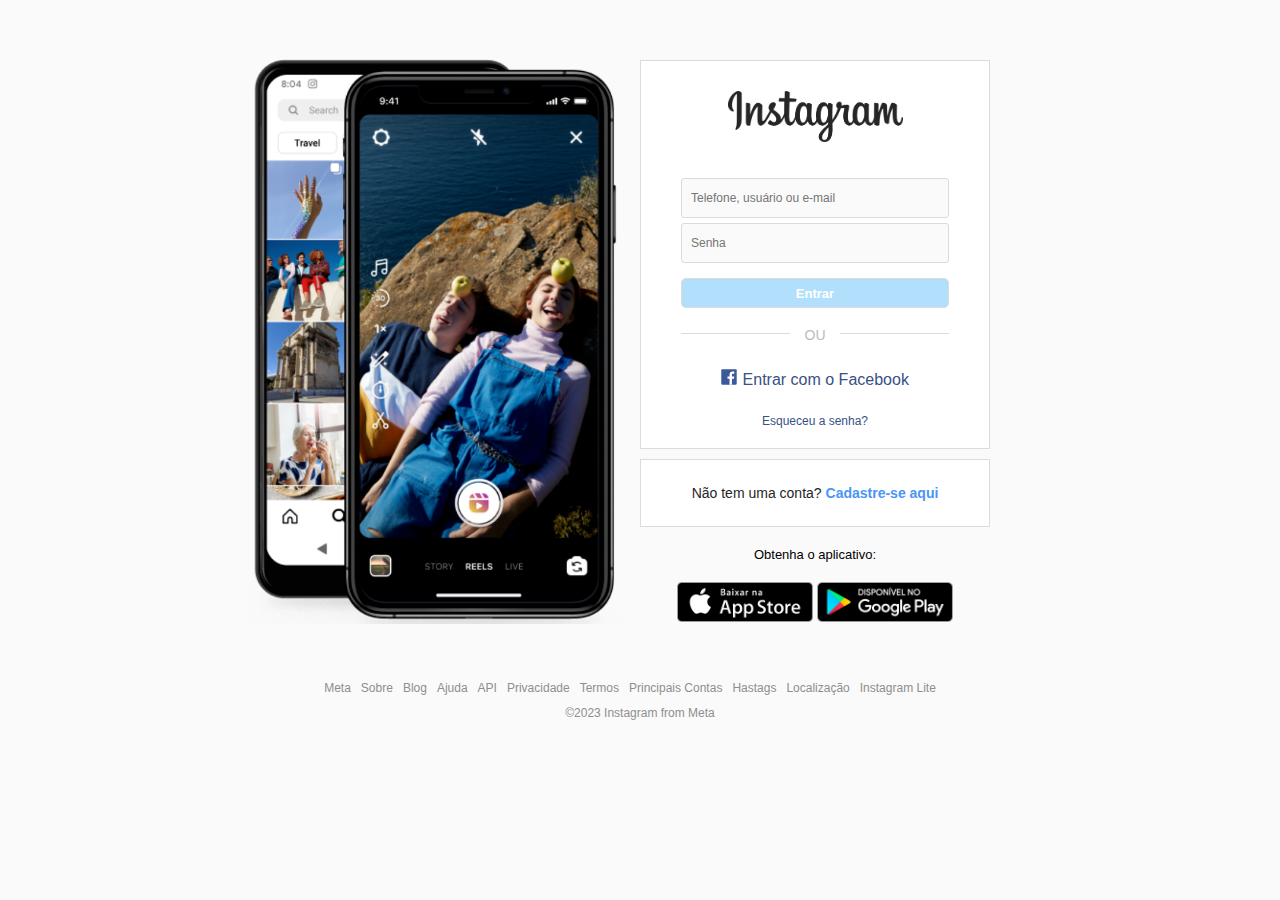
<file: 08/index.html>
<!DOCTYPE html>
<html lang="en">

<head>
    <meta charset="UTF-8">
    <meta name="viewport" content="width=device-width, initial-scale=1.0">
    <link rel="stylesheet" href="./css/style.css">
    <link rel="shortcut icon" href="./img/favicon.png" type="image/x-icon">
    <title>Instagram</title>
</head>

<body>
    <main>
        <div id="main-container">
            <!-- Banner -->
            <div id="banner-container">
                <img src="./img/banner2.png" alt="Crie uma conta no Instagram">
            </div>
            <!-- Login -->
            <div id="form-container">
                <div id="form-box">
                    <img id="logo-insta" src="./img/logo_instagram.png" alt="Instagram">
                    <form id="login-form" action="" method="get">

                        <input type="text" name="username" placeholder="Telefone, usuário ou e-mail">

                        <input type="password" name="password" placeholder="Senha">

                        <input type="submit" id="btn_enter" value="Entrar">
                    </form>
                    <div class="separator">
                        <div class="line"></div>
                        <span>ou</span>
                    </div>
                    <div class="other-links">
                        <div id="facebook-login">
                            <a href="#">
                                <img src="./img/logo_facebook.svg" alt="logo facebook">
                                <span>Entrar com o Facebook</span>
                            </a>
                        </div>
                        <div id="forgot-pass">
                            <a href="#">
                                <span>Esqueceu a senha?</span>
                            </a>
                        </div>
                    </div>
                </div>
                <div id="register-container">
                    <p>Não tem uma conta?
                        <a href="#">
                            Cadastre-se aqui
                        </a>
                    </p>
                </div>
                <div id="get-app-container">
                    <p>Obtenha o aplicativo:</p>
                    <a href="#">
                        <img src="./img/apple_btn.png" alt="Apple Store">
                    </a>
                    <a href="#">
                        <img src="./img/gplay_btn.png" alt="Google Play Store">
                    </a>
                </div>
            </div>

        </div>
    </main>
    <footer>
        <nav>
            <ul id="footer-links">
                <li>
                    <a href="#">Meta</a>
                </li>
                <li>
                    <a href="#">Sobre</a>
                </li>
                <li>
                    <a href="#">Blog</a>
                </li>
                <li>
                    <a href="#">Ajuda</a>
                </li>
                <li>
                    <a href="#">API</a>
                </li>
                <li>
                    <a href="#">Privacidade</a>
                </li>
                <li>
                    <a href="#">Termos</a>
                </li>
                <li>
                    <a href="#">Principais Contas</a>
                </li>
                <li>
                    <a href="#">Hastags</a>
                </li>
                <li>
                    <a href="#">Localização</a>
                </li>
                <li>
                    <a href="#">Instagram Lite</a>
                </li>
            </ul>
            <p id="copyright">&copy;2023 Instagram from Meta</p>
        </nav>
    </footer>
</body>

</html>
</file>
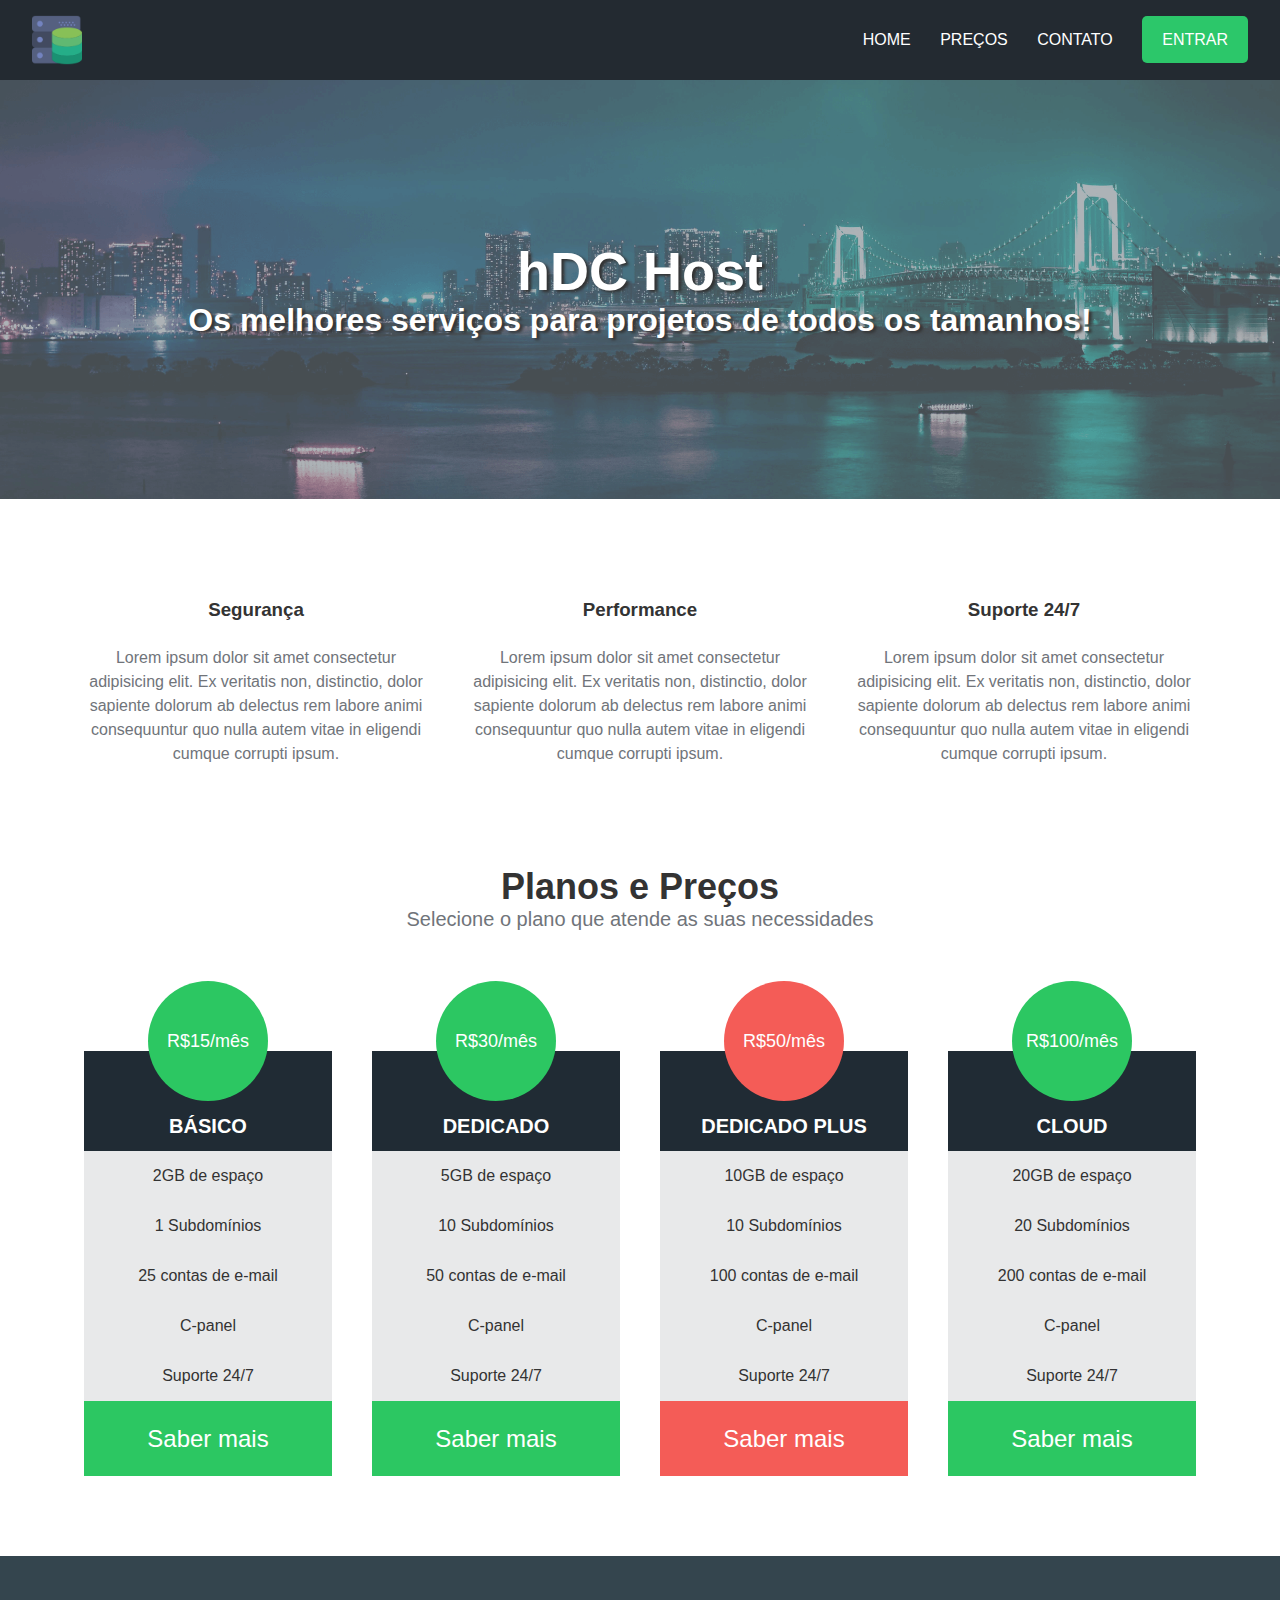
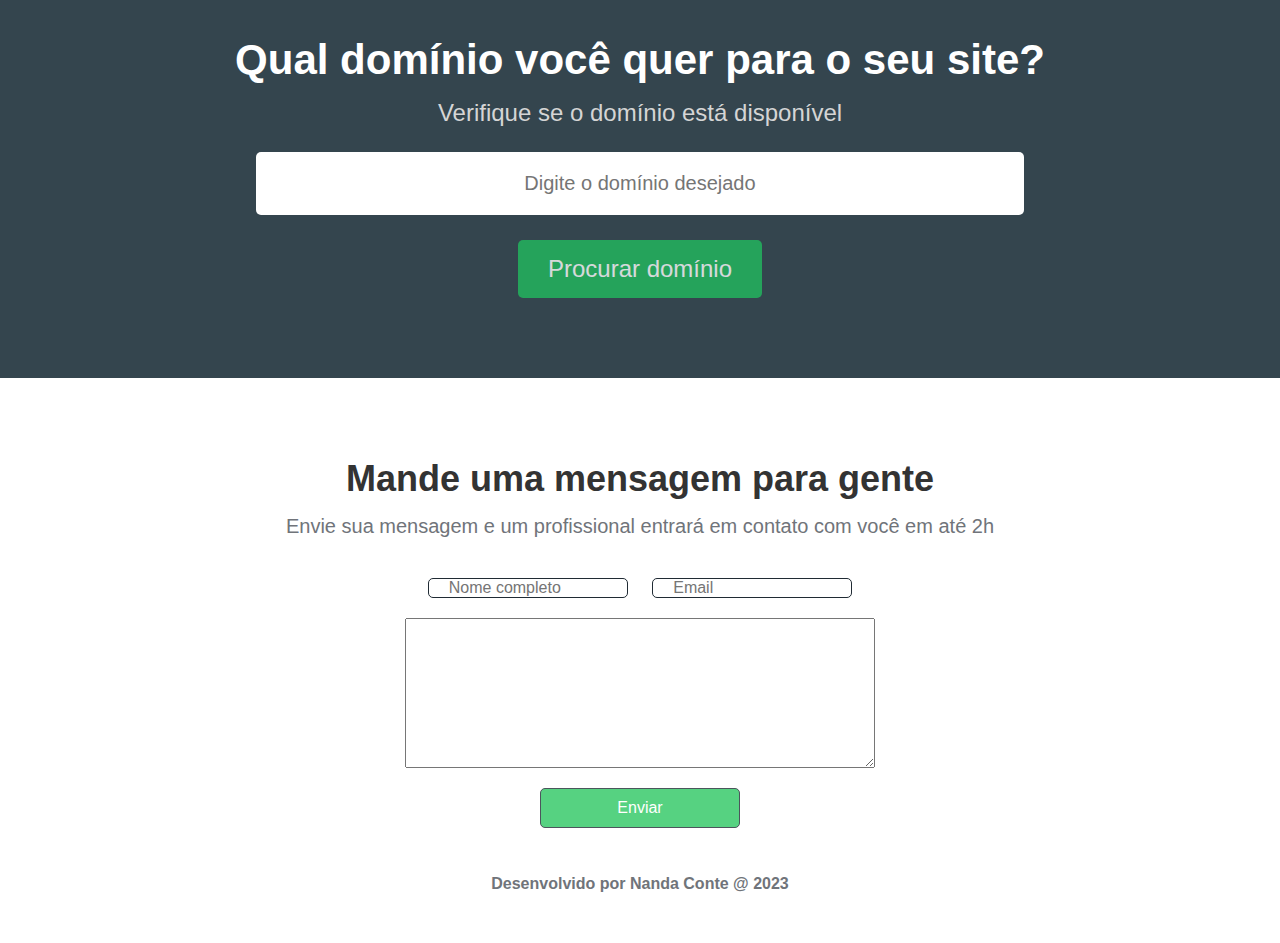
<file: projeto/index.html>
<!DOCTYPE html>
<html lang="pt">

<head>
    <meta charset="UTF-8" />
    <meta http-equiv="X-UA-Compatible" content="IE=edge" />
    <meta name="viewport" content="width=device-width, initial-scale=1.0" />
    <title>hDC Host</title>
    <link rel="stylesheet" href="https://cdnjs.cloudflare.com/ajax/libs/font-awesome/6.2.0/css/all.min.css"
        integrity="sha512-xh6O/CkQoPOWDdYTDqeRdPCVd1SpvCA9XXcUnZS2FmJNp1coAFzvtCN9BmamE+4aHK8yyUHUSCcJHgXloTyT2A=="
        crossorigin="anonymous" referrerpolicy="no-referrer">
    <link rel="stylesheet" href="./css/style.css">

</head>

<body>

    <div class="container">

        <div class="navbar-container">
            <nav>
                <a href="#">

                    <img src="./img/hDChost_logo.png" alt="hDC Host" class="logo" />

                </a>

                <ul class="navbar-items">

                    <li>

                        <a href="#">Home</a>

                    </li>

                    <li>

                        <a href="#">Preços</a>

                    </li>

                    <li>

                        <a href="#">Contato</a>

                    </li>

                    <li>

                        <a href="#" class="default-btn">Entrar</a>

                    </li>

                </ul>

            </nav>

        </div>

        <main>

            <div class="main-banner">

                <h1>hDC Host</h1>

                <p>Os melhores serviços para projetos de todos os tamanhos!</p>

            </div>
            <!-- Area de serviços -->
            <section class="services-container">

                <ul>
                    <li>
                        <i class="fas fa-shield-alt"></i>
                        <h3>Segurança</h3>
                        <p>
                            Lorem ipsum dolor sit amet consectetur adipisicing elit. Ex                          veritatis non, distinctio, dolor sapiente dolorum ab delectus
                            rem labore animi consequuntur quo nulla autem vitae in eligendi
                            cumque corrupti ipsum.
                        </p>
                    </li>

                    <li>
                        <i class="fas fa-rocket"></i>
                        <h3>Performance</h3>
                        <p>
                            Lorem ipsum dolor sit amet consectetur adipisicing elit. Ex
                            veritatis non, distinctio, dolor sapiente dolorum ab delectus
                            rem labore animi consequuntur quo nulla autem vitae in eligendi
                            cumque corrupti ipsum.
                        </p>
                    </li>

                    <li>
                        <i class="fas fa-comments"></i>
                        <h3>Suporte 24/7</h3>
                        <p>
                            Lorem ipsum dolor sit amet consectetur adipisicing elit. Ex
                            veritatis non, distinctio, dolor sapiente dolorum ab delectus
                            rem labore animi consequuntur quo nulla autem vitae in eligendi
                            cumque corrupti ipsum.
                        </p>
                    </li>
                </ul>

            </section>
            <!-- Preços -->
            <section class="pricing-container">
                <h2>Planos e Preços</h2>
                <p>Selecione o plano que atende as suas necessidades</p>
                <div class="plans-container">
                    <div class="plan">
                        <ul>
                            <li class="price">R$15/mês</li>
                            <li class="plan-name">Básico</li>
                            <li>2GB de espaço</li>
                            <li>1 Subdomínios</li>
                            <li>25 contas de e-mail</li>
                            <li>C-panel</li>
                            <li>Suporte 24/7</li>
                            <li class="plan-btn">Saber mais</li>
                        </ul>
                    </div>
                    <div class="plan">
                        <ul>
                            <li class="price">R$30/mês</li>
                            <li class="plan-name">Dedicado</li>
                            <li>5GB de espaço</li>
                            <li>10 Subdomínios</li>
                            <li>50 contas de e-mail</li>
                            <li>C-panel</li>
                            <li>Suporte 24/7</li>
                            <li class="plan-btn">Saber mais</li>
                        </ul>
                    </div>
                    <div class="plan">
                        <ul>
                            <li class="price recommended">R$50/mês</li>
                            <li class="plan-name">Dedicado Plus</li>
                            <li>10GB de espaço</li>
                            <li>10 Subdomínios</li>
                            <li>100 contas de e-mail</li>
                            <li>C-panel</li>
                            <li>Suporte 24/7</li>
                            <li class="plan-btn recommended">Saber mais</li>
                        </ul>
                    </div>
                    <div class="plan">
                        <ul>
                            <li class="price">R$100/mês</li>
                            <li class="plan-name">Cloud</li>
                            <li>20GB de espaço</li>
                            <li>20 Subdomínios</li>
                            <li>200 contas de e-mail</li>
                            <li>C-panel</li>
                            <li>Suporte 24/7</li>
                            <li class="plan-btn">Saber mais</li>
                        </ul>
                    </div>
                </div>
            </section> 
            <!-- Procura de dominio -->
            <section class="searchdomain-container">
                <h2> Qual domínio você quer para o seu site?</h2>
                <p>Verifique se o domínio está disponível</p>
                <form>
                    <input type="text" name="domain" id="domain" placeholder="Digite o domínio desejado">
                    <input type="submit" value="Procurar domínio" id="submit">
                </form>
            </section>
            <!-- Contato -->
            <section class="contact-container">
                <h2>Mande uma mensagem para gente</h2>
                <p>Envie sua mensagem e um profissional entrará em contato com você em até 2h</p>
                <form>
                    <input type="text" name="name" id="name" placeholder="Nome completo">
                    <input type="email" name="email" id="email" placeholder="Email">
                    <textarea name="message" id="message" placeholder="Descreva o que você precisa ou deseja no seu projeto">                     
                    </textarea>
                    <input type="submit" id="btn_submit"  value="Enviar">
                </form>
            </section>
        </main>
        <footer>
            <p>Desenvolvido por Nanda Conte @ 2023</p>
        </footer>
    </div>
</body>
</html>
</file>
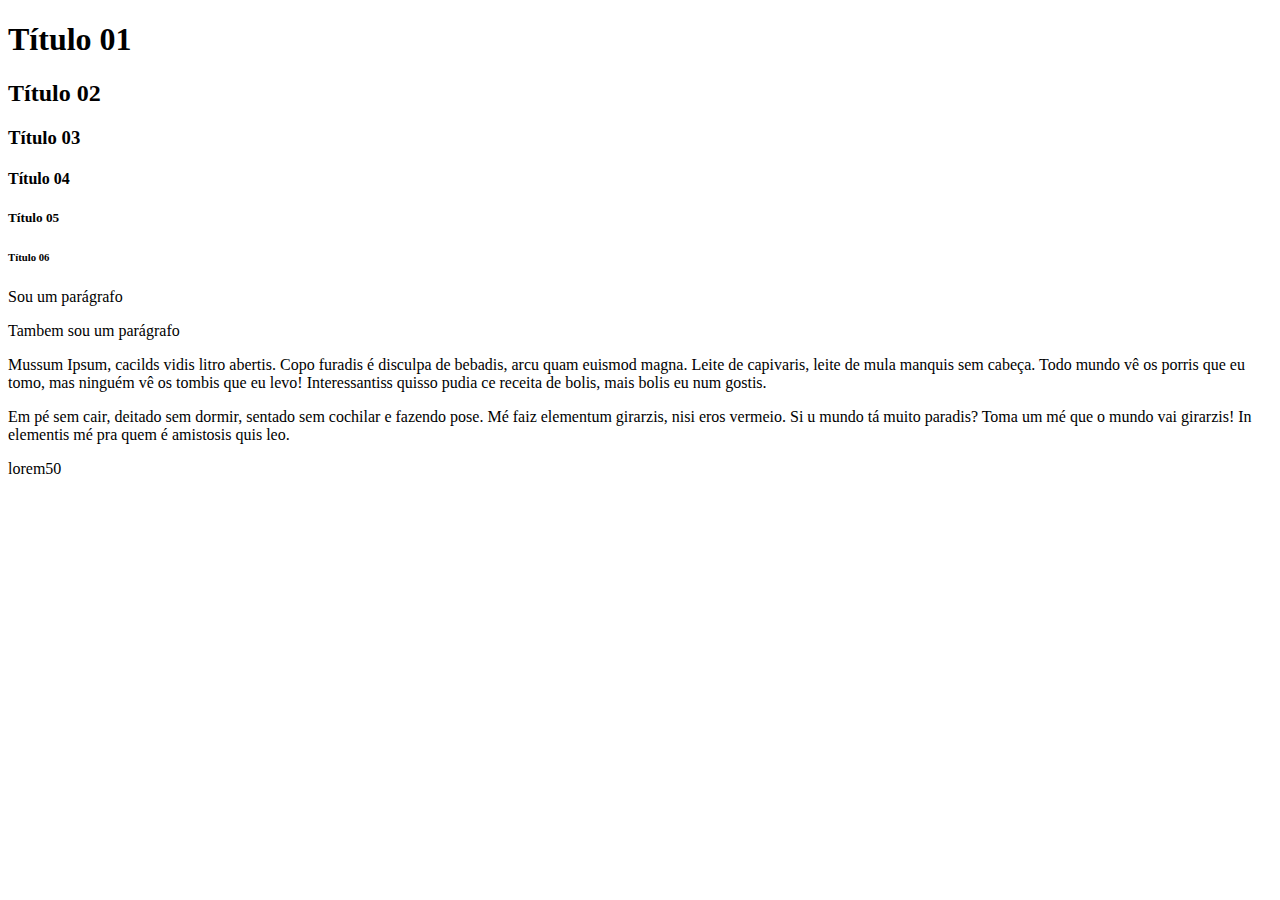
<file: 01.conceitos_basicos/index02.html>
<!DOCTYPE html>
<html lang="pt-br">
<head>
    <meta charset="UTF-8">
    <meta name="viewport" content="width=device-width, initial-scale=1.0">
    <title>Meu primeiro html</title>
</head>
<body>
    <!-- Tudo que escrever em um comentário não será executado-->  
    
    <!-- Títulos em html -->
    <h1>Título 01</h1>
    <h2>Título 02</h2>
    <h3>Título 03</h3>
    <h4>Título 04</h4>
    <h5>Título 05</h5>
    <h6>Título 06</h6>
    
    <!-- Parágrafos -->
    <p>Sou um parágrafo</p>
    <p>Tambem sou um parágrafo</p>

    <p>Mussum Ipsum, cacilds vidis litro abertis.  Copo furadis é disculpa de bebadis, arcu quam euismod magna. Leite de capivaris, leite de mula manquis sem cabeça. Todo mundo vê os porris que eu tomo, mas ninguém vê os tombis que eu levo! Interessantiss quisso pudia ce receita de bolis, mais bolis eu num gostis.</p>

    <p>Em pé sem cair, deitado sem dormir, sentado sem cochilar e fazendo pose. Mé faiz elementum girarzis, nisi eros vermeio. Si u mundo tá muito paradis? Toma um mé que o mundo vai girarzis! In elementis mé pra quem é amistosis quis leo.</p>

    <p>lorem50</p>

</body>
</html>
</file>
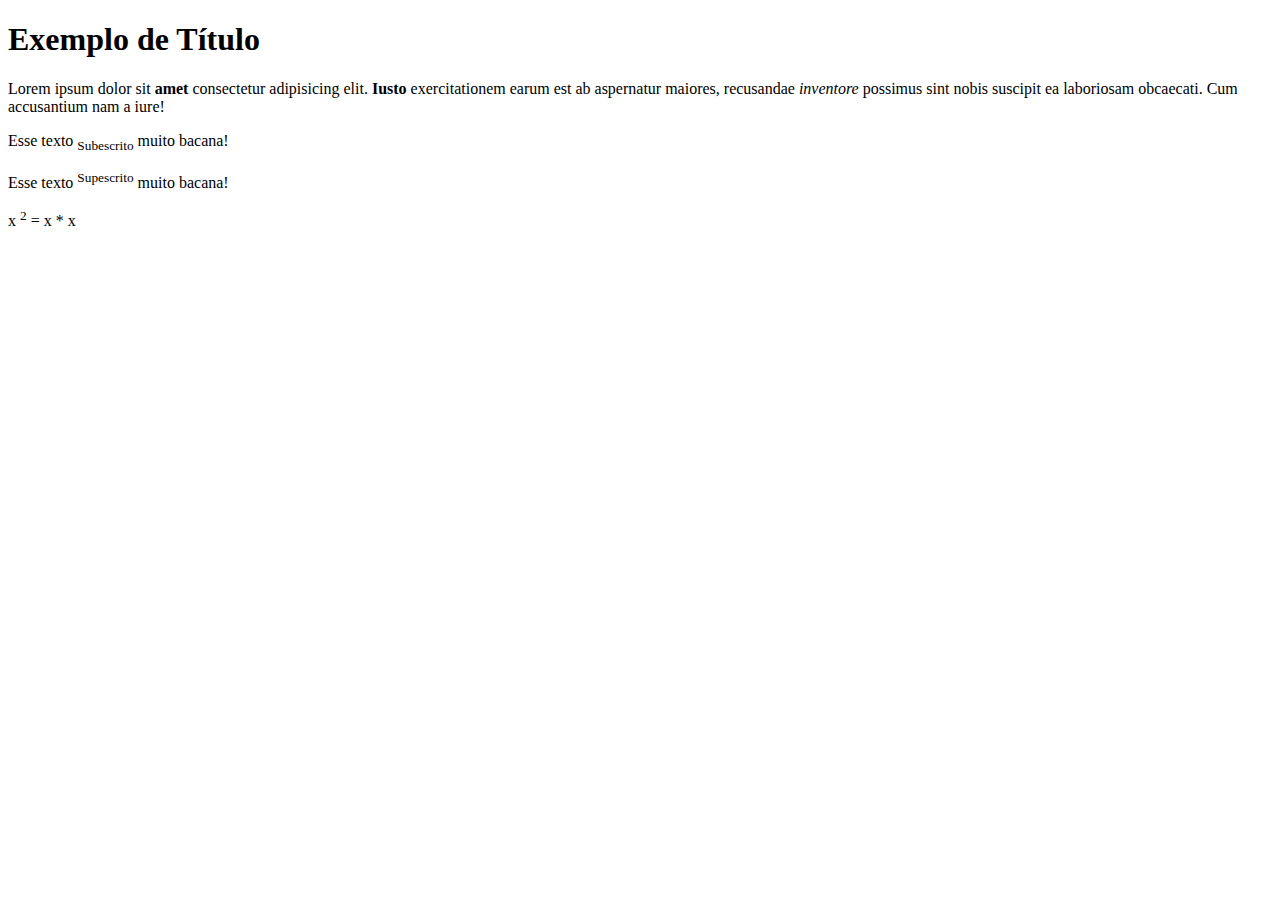
<file: 01.conceitos_basicos/index03.html>
<!DOCTYPE html>
<html lang="en">
<head>
    <meta charset="UTF-8">
    <meta name="viewport" content="width=device-width, initial-scale=1.0">
    <title>Exemplo 03</title>
</head>
<body>

    <h1> Exemplo de Título</h1>
    <p>Lorem ipsum dolor sit <b>amet</b> consectetur adipisicing elit. <strong>Iusto </strong> exercitationem earum est ab aspernatur maiores, recusandae <i>inventore</i> possimus sint nobis suscipit ea laboriosam obcaecati. Cum accusantium nam a iure!</p>

<p> Esse texto <sub>Subescrito</sub>  muito bacana!</p>
<p> Esse texto <sup>Supescrito</sup>  muito bacana!</p>

<p> x <sup>2</sup> = x * x </p>
</body>
</html>
</file>
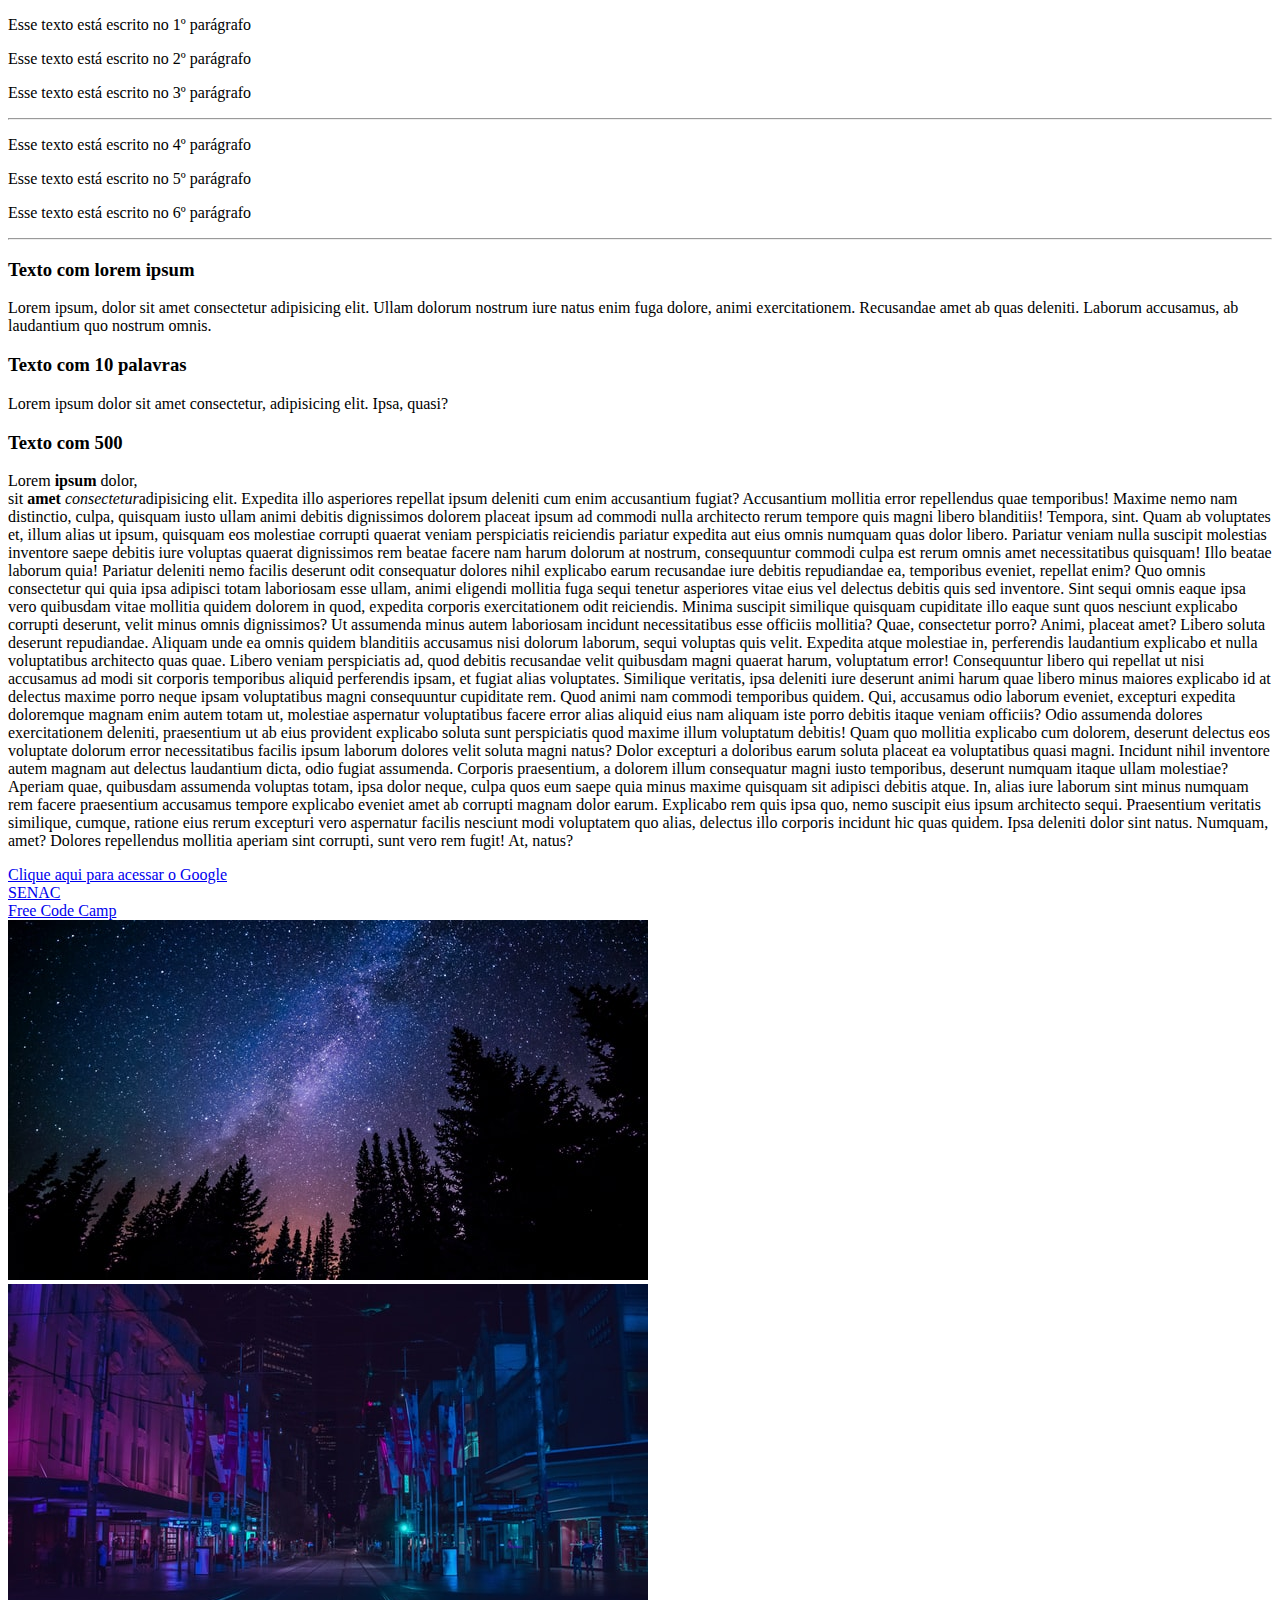
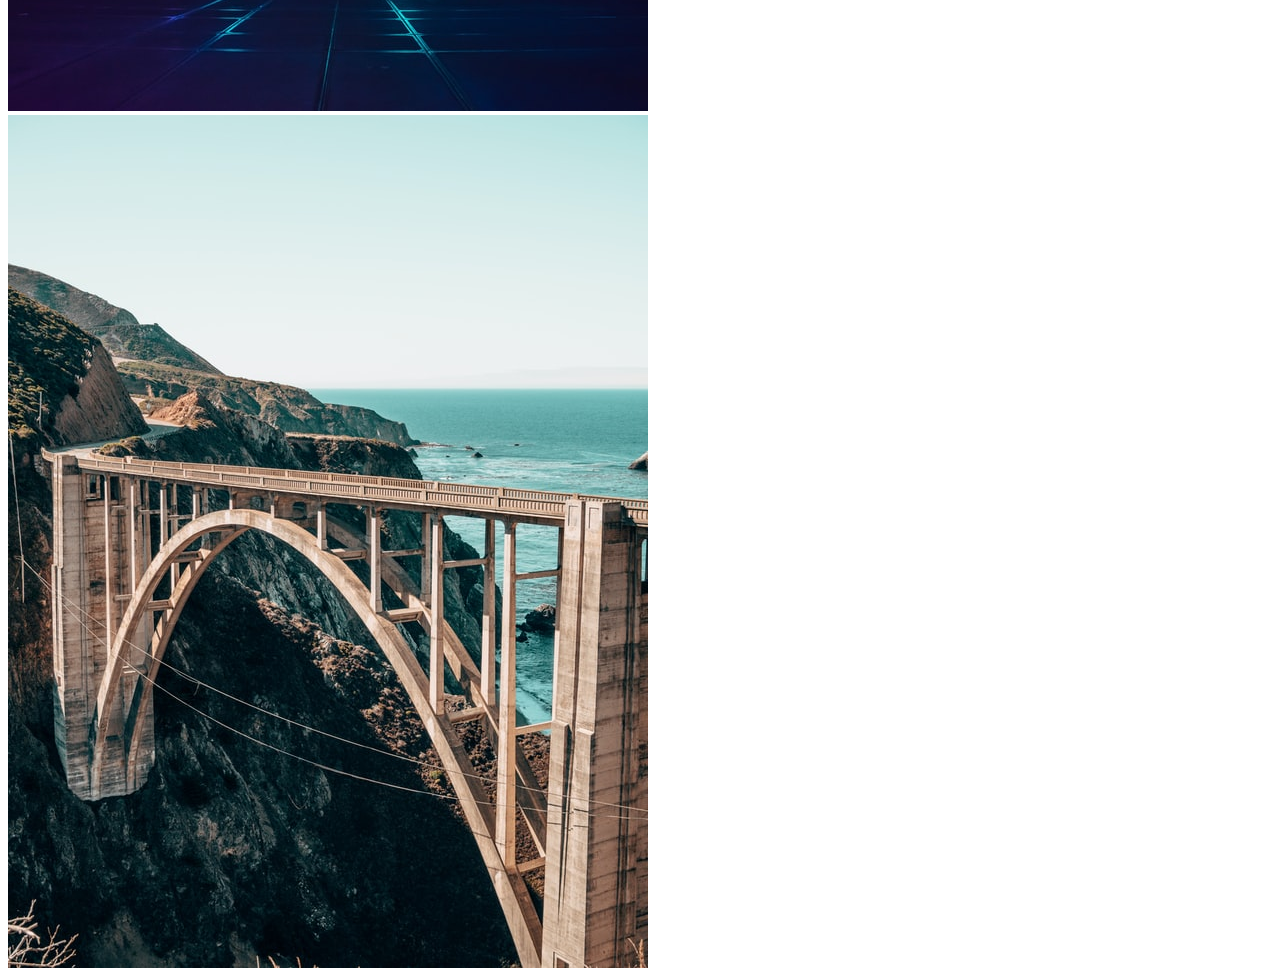
<file: 01.conceitos_basicos/index04.html>
<!DOCTYPE html>
<html lang="en">
<head>
    <meta charset="UTF-8">
    <meta name="viewport" content="width=device-width, initial-scale=1.0">
    <title>Exemplo 04</title>
</head>
<body>

<!-- Sou um comentário em html -->
<p>Esse texto está escrito no 1º parágrafo</p>
<p>Esse texto está escrito no 2º parágrafo</p>
<p>Esse texto está escrito no 3º parágrafo</p>
<hr>
<!-- Sou um comentário
de
multiplas linhas -->
<p>Esse texto está escrito no 4º parágrafo</p>
<p>Esse texto está escrito no 5º parágrafo</p>
<p>Esse texto está escrito no 6º parágrafo</p>
<hr>
<h3>Texto com lorem ipsum</h3>
<p>Lorem ipsum, dolor sit amet consectetur adipisicing elit. Ullam dolorum nostrum iure natus enim fuga dolore, animi exercitationem. Recusandae amet ab quas deleniti. Laborum accusamus, ab laudantium quo nostrum omnis.</p>

<h3>Texto com 10 palavras</h3>
<p>Lorem ipsum dolor sit amet consectetur, adipisicing elit. Ipsa, quasi?</p>

<h3>Texto com 500</h3>
<p>Lorem <b>ipsum</b> dolor, <br> sit <strong>amet</strong> 
    <i>consectetur</i>adipisicing elit. Expedita illo asperiores repellat ipsum deleniti cum enim accusantium fugiat? Accusantium mollitia error repellendus quae temporibus! Maxime nemo nam distinctio, culpa, quisquam iusto ullam animi debitis dignissimos dolorem placeat ipsum ad commodi nulla architecto rerum tempore quis magni libero blanditiis! Tempora, sint. Quam ab voluptates et, illum alias ut ipsum, quisquam eos molestiae corrupti quaerat veniam perspiciatis reiciendis pariatur expedita aut eius omnis numquam quas dolor libero. Pariatur veniam nulla suscipit molestias inventore saepe debitis iure voluptas quaerat dignissimos rem beatae facere nam harum dolorum at nostrum, consequuntur commodi culpa est rerum omnis amet necessitatibus quisquam! Illo beatae laborum quia! Pariatur deleniti nemo facilis deserunt odit consequatur dolores nihil explicabo earum recusandae iure debitis repudiandae ea, temporibus eveniet, repellat enim? Quo omnis consectetur qui quia ipsa adipisci totam laboriosam esse ullam, animi eligendi mollitia fuga sequi tenetur asperiores vitae eius vel delectus debitis quis sed inventore. Sint sequi omnis eaque ipsa vero quibusdam vitae mollitia quidem dolorem in quod, expedita corporis exercitationem odit reiciendis. Minima suscipit similique quisquam cupiditate illo eaque sunt quos nesciunt explicabo corrupti deserunt, velit minus omnis dignissimos? Ut assumenda minus autem laboriosam incidunt necessitatibus esse officiis mollitia? Quae, consectetur porro? Animi, placeat amet? Libero soluta deserunt repudiandae. Aliquam unde ea omnis quidem blanditiis accusamus nisi dolorum laborum, sequi voluptas quis velit. Expedita atque molestiae in, perferendis laudantium explicabo et nulla voluptatibus architecto quas quae. Libero veniam perspiciatis ad, quod debitis recusandae velit quibusdam magni quaerat harum, voluptatum error! Consequuntur libero qui repellat ut nisi accusamus ad modi sit corporis temporibus aliquid perferendis ipsam, et fugiat alias voluptates. Similique veritatis, ipsa deleniti iure deserunt animi harum quae libero minus maiores explicabo id at delectus maxime porro neque ipsam voluptatibus magni consequuntur cupiditate rem. Quod animi nam commodi temporibus quidem. Qui, accusamus odio laborum eveniet, excepturi expedita doloremque magnam enim autem totam ut, molestiae aspernatur voluptatibus facere error alias aliquid eius nam aliquam iste porro debitis itaque veniam officiis? Odio assumenda dolores exercitationem deleniti, praesentium ut ab eius provident explicabo soluta sunt perspiciatis quod maxime illum voluptatum debitis! Quam quo mollitia explicabo cum dolorem, deserunt delectus eos voluptate dolorum error necessitatibus facilis ipsum laborum dolores velit soluta magni natus? Dolor excepturi a doloribus earum soluta placeat ea voluptatibus quasi magni. Incidunt nihil inventore autem magnam aut delectus laudantium dicta, odio fugiat assumenda. Corporis praesentium, a dolorem illum consequatur magni iusto temporibus, deserunt numquam itaque ullam molestiae? Aperiam quae, quibusdam assumenda voluptas totam, ipsa dolor neque, culpa quos eum saepe quia minus maxime quisquam sit adipisci debitis atque. In, alias iure laborum sint minus numquam rem facere praesentium accusamus tempore explicabo eveniet amet ab corrupti magnam dolor earum. Explicabo rem quis ipsa quo, nemo suscipit eius ipsum architecto sequi. Praesentium veritatis similique, cumque, ratione eius rerum excepturi vero aspernatur facilis nesciunt modi voluptatem quo alias, delectus illo corporis incidunt hic quas quidem. Ipsa deleniti dolor sint natus. Numquam, amet? Dolores repellendus mollitia aperiam sint corrupti, sunt vero rem fugit! At, natus?</p>


    <a href="https://google.com">Clique aqui para acessar o Google</a> <br>
    <a href="https://sp.senac.br">SENAC </a> <br>

    <a href="https://www.freecodecamp.org/" target="_blank">Free Code Camp</a> <br>
    
    <img src="img/nature.jpg" alt="Noite estrelada">
    <img src="img/city.jpg" alt="Cidade movimentada">
    <img src="img/bridge.jpg" alt="Ponte para Praia Grande">

</body>
</html>
</file>
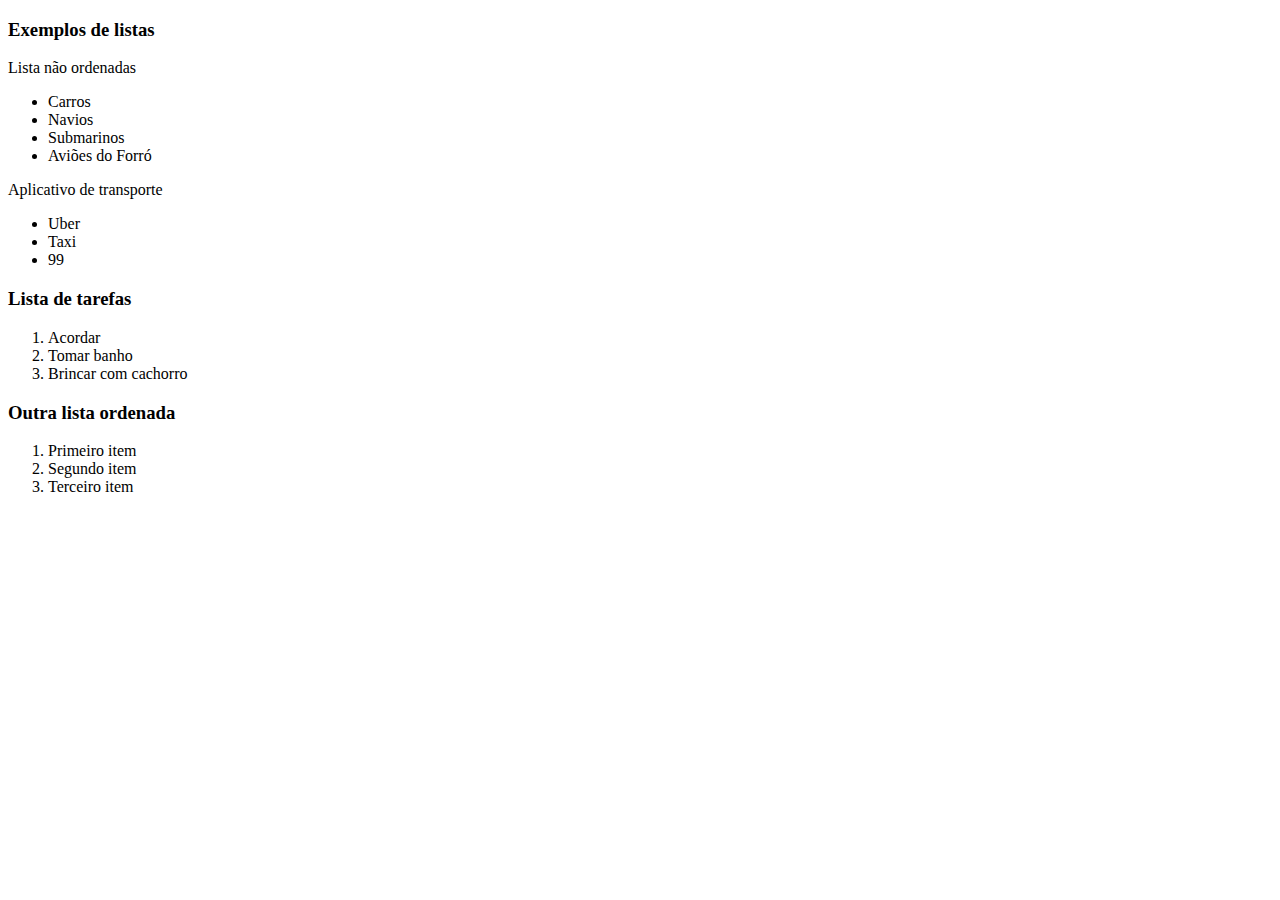
<file: 01.conceitos_basicos/index05.html>
<!DOCTYPE html>
<html lang="en">
<head>
    <meta charset="UTF-8">
    <meta name="viewport" content="width=device-width, initial-scale=1.0">
    <title>Lista</title>
</head>
<body>
    
    <h3>Exemplos de listas</h3>

    <p>Lista não ordenadas</p>

    <ul>
        <li>Carros</li>
        <li>Navios</li>
        <li>Submarinos</li>
        <li>Aviões do Forró</li>
    </ul>

    <p>Aplicativo de transporte</p>

    <!-- ul>li*3 -->
    <ul>
        <li>Uber</li>
        <li>Taxi</li>
        <li>99</li>
    </ul>

    <h3> Lista de tarefas</h3>    
    <ol>
        <li>Acordar</li>
        <li>Tomar banho</li>
        <li>Brincar com cachorro</li>
    </ol>

    <h3>Outra lista ordenada</h3>

    <ol>
        <li>Primeiro item</li>
        <li>Segundo item</li>
        <li>Terceiro item</li>
    </ol> 

</body>
</html>
</file>
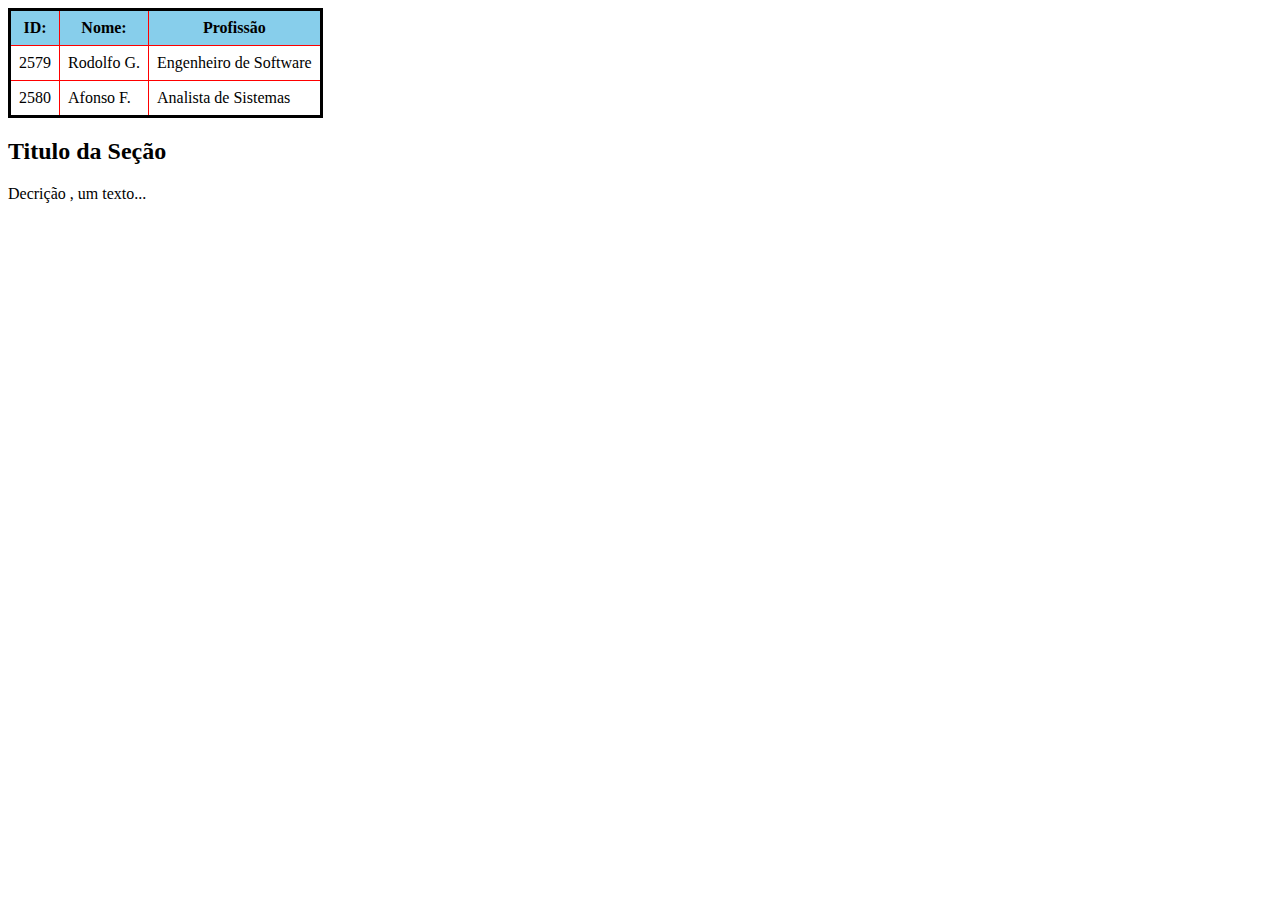
<file: 01.conceitos_basicos/index06.html>
<!DOCTYPE html>
<html lang="en">
<head>
    <meta charset="UTF-8">
    <meta name="viewport" content="width=device-width, initial-scale=1.0">
    <link rel="stylesheet" href="css/style.css">
    <title>06 - Gerando Tabelas</title>
</head>
<body>
    <table>
        <tr>         
            <th>ID:</th>
            <th>Nome:</th>
            <th>Profissão</th>
        </tr>
        <tr>
            <td>2579</td>
            <td>Rodolfo G.</td>
            <td>Engenheiro de Software</td>
        </tr>
        <tr>
            <td>2580</td>
            <td>Afonso F.</td>
            <td>Analista de Sistemas</td>
        </tr>
    </table>

    <div>
        <h2> Titulo da Seção</h2>
        <p>Decrição , um texto...</p>
    </div>

</body>
</html>
</file>
<file: 02.css/css/styles.css>
/* p {
    color: violet;
    font-size: 90px;
} */

/* 08 - Classes */


body{
    padding-bottom: 500px ;
}

.paragraph{

    background-color: #000;
    color:aqua;
    padding: 5px;
}

#exclusive-title{
    background-color: purple;
    color: beige;
    padding: 10px;
    font-size: 40px;
}

/* 10 */

h2 {
    border-bottom: 2px dotted red;
}

.titulo{
    border-bottom: 3px solid blue ;
}

#algum-titulo {
    border-bottom: 4px solid green ;
}

/* 11 */

.color-name{
    color: crimson;
}

/* 12 - HEX */
.hex{
    color: #55a398
}

.hex-2{
    color: #00eaff
}

/* 13 */

.simple-hex{
    /* color: #333333; */
    color: #333;

}

.simple-hex-2{
    /* color: #aa55ff; */
    color: #a5f;
}

/* 14 - RGB */

.rgb{
    color: rgb(255,0,0)
}

.mixed-rgb{
    color: rgb(199, 21, 47 )
}

.rgba{
    color: rgba(100, 199, 45, 0.3)
}
/* 16 - hsl */
.hsl{
    color: hsl (100,82%,48%)
}

.hsl-2{
    color: hsl(201,82%,48% )
}
/* 17 bg */

.bg{
background-color: #000;
color:yellow;
}

.bg-2{
background-color: #a5f;
color:aliceblue;
}

/* 18 opacidade bg */
.bgopacity{
background-color: #333;
color:white;
}
.bgopacity-2{
    background-color: #333;
    color: white;
    opacity: 50%;

}

/* 20 - bg img */
.bg-image{
    padding: 200px;
    background-image: url(../imagem/download.jpg);
    color: white;
    background-size: cover;
    background-position: center;

}
/* 21 - centralizar img no bg */
.centered-bg, 
.not-centered-bg{
 background-image: url(../imagem/bridge.jpg);
 height: 400px;
 width: 400px;
}

.centered-bg{
    background-position: center;  
    /* posicionar a imagem apartir do centro dela */
    background-size: cover;
     /* tamanho de imagem para ela ser redimensionada */
}
/* 21 */

.without-paddig,
.padding{
    background-color: black;
    color: white;    
}
.padding{
    padding: 20px;
    background-color: #a5f;
}
/* 22*/
.height1{
    height: 200px;
    width:100px;
    background-color: aquamarine;
}
.height2{
    height: 500px;
    background-color: azure;
}

/* 23 */ 

.paddingindividual{
    color: white;
    background-color: #333;
    padding: 10px 11px 12px 23px;
}
/* 24 */

.w-border-box,
.border-box{
color:white;
background-color: #5498;
width: 400px;
padding: 50px;
}
.border-box{
background-color: #a5f;
box-sizing: border-box;
/* ele irá fazer com que o conteudo respeite o que foi estabelecido no width */
}

/* 25 */

.border{
    border: 5px solid red;
    padding: 10px;
    margin: 20px 5;
}
.border2{
    border: 5px dotted pink;
    padding: 10px;
}
/* 26 */
.borderleft{
border-left: 3px dashed orange;
}
.borderbottom{
    border-bottom: 10px double yellowgreen;

}
/* 27 */
.arredondadas{
    border:6px inset purple;
    border-radius: 15px;
    padding: 60px;

}
.arredondadas-2{
    border:9px ridge grey;
    border-radius: 90px;
    padding:50px

}
/* 28 */
.margin{
    margin:10px;
    background-color: black;
    color: white

}
.margin-2{
    margin:20px;
    background-color: aqua;

}
.margin-3{
    margin: 5px 10px 12px 9px;
    background-color: orange;

}

/* 29 */
.box-model{
    margin: 20px;
    background-color: #a5f;
    padding:15px 25px;
    border: 5px dashed orange;
    border-radius:7px;
    width: 200px;
    height: 400px;
}
/* 30 Desafio  */

#box-model-desafio{
    outline:5px dotted black;
    background-color: orangered;
    height: 300px;
    width: 500px;
    border: 5px dotted black;
    opacity: 60%;
}
.desafio-3-titulo{
    color:white;
    font-weight: bolder;
    font-size: 60px;
    background-color: orangered;
    border:none;

}
.desafio-3-texto{
    color:violet;
    font-size: 25px;
    background-color: orangered;

}

/* 31 */

.text-aligned{
text-align: left;
}
.container-center{
text-align: center;
background-color: #5CD2E6;
width: 300px;
border: 8px ridge #F4E869;
margin-left:130px;
}

/* 32 */
.underline{
    text-decoration: underline;

}
.line-through{
    text-decoration: line-through;

}
.remover-underline{
    text-decoration: none;
    color:#5B0888;

}
/* 33 */
.upper{
    text-transform: uppercase;
}
.lower{
    text-transform: lowercase;
}

/* 34 */
.spacing{
    letter-spacing: 10px;
    border: none;
}
/* 35 */
.serif{
    font-family: 'Times New Roman', Times, serif;
    font-weight: 600;
    font-style: italic;


}
.sans-serif{
    font-family: Arial, Helvetica, sans-serif;
    font-weight: 900;
    font-style: oblique;

}
.monospace{
    font-family: 'Courier New', Courier, monospace;
    font-weight: 100;
   
}
.cursive{
    font-family: Cursive;

}
.fantasy{
    font-family: fantasy;

}
/* 36 */
.small{
    font-size: 6px;

}
.big{
    font-size: 78px;

}
/* 37 */
.inline-box{
    width: 50px;
    height: 50px;
    background-color: #E55604;
    margin:10px;
    display: inline-block;
    
}
.block{
    background-color: #E5CFF7;
    margin:10px;
    display:block;
}

/* 38 */
.invisible{
    display:none;
}
/* 39 */
.static{
    position:static ;
    width: 50px;
    height: 50px;
    background-color: #E55604;
}
.relative{
    position: relative;
    width: 50px;
    height: 50px;
    top:30px;
    left:40px;
    background-color: #E55604;
}
/* 40 */
.absolute{
    position: absolute;
    background-color: #00eaff;
    width: 100px;
    height: 100px;
    top:2px;
    right: 2px;

}
/* 41 */
.relative-container{
    width: 300px;
    height: 300px;
    border:1px solid rgb(94, 14, 50);
    margin-top: 120px;
    position: relative;

}
.absolute-1,
.absolute-2{
    width: 50px;
    height: 50px;
    background-color: tomato;
    position: absolute;

}
.absolute-1{
    top: 10px;
    left:10px;
    background-color: #a5f;
}
/* 42 */
.fixed{
    width: 100px;
    height: 100px;
    background-color:#004225 ;
    border:1px solid #E55604;
    position: fixed;
    top:50px;
    right: 100px;
    color: white;
}

/* 43 */
.sticky{
    width: 100px;
    height: 100px;
    background-color:#004225 ;
    border:1px solid #E55604;
    position: sticky;
    top:10px
    
}
/* 44 */
.absolute-3,
.absolute-4,
.absolute-5{
    width: 50px;
    height: 50px;
    background-color:#27005D ;
    position: absolute;
}
.absolute-3{
    top:0;
    left: 0;
    z-index: 1;
}
.absolute-4{
    top:10px;
    left:10px;
    background-color:#9400FF ;
    z-index: 3;
}
.absolute-5{
    top:40px;
    left:40px;
    background-color: #AED2FF ;
    z-index: 2;
}
</file>
<file: 02.css/css/list.css>
ul {
    border: 1px solid blue;
    padding: 10px;
}
li {
    color: darkblue;
}
</file>
<file: 02.css/css/titles.css>
h4 {
    background-color: magenta;
    color: white;
    font-size: 40px;
}

/* Sou um comentário */

/* 
Sou um 
comentário de 
Múltiplas linhas
*/
</file>
<file: 03.formularios/css/style.css>
body{
    padding-bottom: 500px;
    
}
div{
    margin-bottom:10px;

}
div input,
div label{
    display:block

}
.radio label,
.radio input,
.radio span{
    display: inline-block;
}
</file>
<file: 04_projeto_formulário/css/style.css>
*{
    margin: 0;
    padding: 0;
    font-family: 'Open Sans', sans-serif;
}
body{
    background-color: #451952;
}
h1,
h2,
h3,
h4,
h5{
    color:#4D3C77;
}
p,
label{
    color:#662549;
}

input{
    border:nome;
    border-bottom: 1px solid #ccc;
    padding:10px 0;
}
input[type="text"],
input[type="date"],
input[type="number"],
input[type="file"],
textarea{
    width: 400px;
}
textarea{
    padding: 10px 5px;
}
.header{
    background-color:#F39F5A ;
    padding: 20px;
    height: 160px;
}
.header h3{
    color:#662549;
    margin-top: 0;
}
.form-container{
    background-color:#D8D8D8;
    width: 60%;
    margin:0 auto;
    position: relative;
    top:-80px
}
.form-header{
    border-bottom: 1px solid #c4c2c2 ;
    height: 45px;
}
.form-header p{
    color:#451952;
    border-bottom: 1px solid #F39F5A;
    width: 100px;
    text-align: center;
    margin: 0 auto;
    text-transform: uppercase;
    height: 45px;
    line-height: 45px;
}
.form-body{
    padding: 50px;
}
.form-title{
    margin-bottom: 15px;
}
.form-body p{
    margin-bottom: 20px;
}
.required-field{
    color:red;
}
.box-input{
    margin-bottom: 35px;

}
.block{
    display: block;
}
.optional-box{
    display: inline-block;
    margin: 0 30px 30px 0;
}
.optional-list li{
    list-style: none;
    margin-top: 5px;
}
.box-input p{
    margin-bottom: 15px;
}
.btn-submit{
    background-color: #451952;
    color:#F39F5A;
    border: 2px solid transparent;
    width: 150px;
    height: 50px;
    cursor: pointer;
    text-transform: uppercase;
    transition: 0,3;
}
.btn-submit:hover{
    background-color: #F39F5A;
    color: #451952;
    border-color: #662549;
}
</file>
<file: 05_responsividade/css/style.css>
h1{
    color: red;
}
/* 2 */
@media screen and (max-width:500px) {
    h1{
        color: blue;
    }
}
/* 3 */
P{
    background-color: brown;
    color: white;
}
@media screen and (min-width: 800px) {
    p{
        background-color: rgb(228, 163, 133);
        color: black;
    }  
}
/* 04 */

h3{
    display: none;
}

@media screen and (orientation:landscape) {
    h3{
        display: block;
    }   
}
</file>
<file: 07/css/style.css>
.flex{
    display: flex;
}

.flex-column{
    display: flex;
    flex-direction: column;
}

.wrap{
    display: flex;
    margin-bottom: 20px;
    flex-wrap: wrap;
}
.box{
    height: 40px;
    width: 33%;
    border: 1px solid orange;
}
/*  */
.center,
.space-around,
.end{
    display:flex;
    margin-bottom: 20px;

}
.center .box,
.space-around .box,
.space-between .box,
.end .box{
    width: 50px;

}
.center{
    justify-content: center;
}
.space-around{
    justify-content: space-around;
}
.space-between{
    display: flex;
    justify-content: space-between;

}
.end{
    justify-content: end;
}
/*  */

.align-center,
.align-end,
.stretch{
    display: flex;
    margin-bottom: 20px;
    height: 200px;
    border: 6px solid purple;
}
.align-center .box,
.align-end .box,
.stretch .box{
    width: 50px;
}

.align-center{
    justify-content: center;
}
.align-end{
    align-items: flex-end;
}
.stretch .box{
    height: auto;
    align-items:stretch;
}
/*  */
.gap{
    display: flex;
    flex-wrap: wrap;
    justify-content: center;
    border: 7px solid violet;
    gap:10px;
    padding: 20px;
}
.gap .box{
    width: 32%;
}
/*  */
.order{
    display: flex;
}
#one{
    order: 1;
}
#two{
    order: 2;
}
#three{
    order:3;
}
/*  */
.grow{
    display: flex;
}
.grow .box{
    flex: 1;
}
.grow .box-big{
    flex:2;
    border: 1px solid orange;
}
/*  */
.basis{
    display: flex;
}
.basis .box-big2{
    flex-basis:20px;
    border: 1px solid orange;
}
.basis .box-big2{
    flex-grow: 1;
    border: 1px solid orange;
}
/*  */
.shrink{
    display: flex;
    
}
.shrink .box{
    flex-grow: 1;
    flex-shrink: 1;
    flex-basis: 250px;
    width: auto;
    border: 1px solid orange;
}
.shrink .small{
    flex-shrink: flex;
    border: 1px solid orange;
}
/*  */
.shorthand{
    display: flex;

}
.shorthand .box{
    width: auto;
    flex: 1 1 50px;
    /* :grow shrink width  */
}

.shorthand .box-different{
    flex: 3 1 400px;
    border: 1px solid orange;
}

/*  */
.auto-alignment{
    height: 300px;
    display: flex;
    align-items: flex-end;
    border: 1px solid sienna;
}
.auto-alignment .box-different{
    align-self: center;
    width: 200px;
    height: 60px;
    border: 1px solid orange;
}
</file>
<file: 08/css/style.css>
*{
    margin:0;
    padding: 0;
    box-sizing: border-box;
    font-family: Arial, Helvetica, sans-serif;
}
body{
    background-color: #fafafa;
}

#main-container{
    display: flex;
    margin-top: 30px;
}
#banner-container,
#form-container{
    flex: 1 1 0;
    /* crescer  reduzir e sem largura fixa */
    width: 50%; 
    /* mas sempre ocupar uma largura de 50% da tela do dispositivo */
}

#banner-container{
    text-align: right;
}
#banner-container img{
    width: 100%;
    margin-right: 15px;
    margin-top: 25px;
    max-width: 380px;
}
#form-container{
    text-align: center;

}
#form-box{
    background-color: #ffff;
    border: 1px solid #dbdbdb;
    width: 350px;
    margin-top: 30px;
}
#logo-insta{
    width: 175px;
    height: 51px;
    margin:30px auto 12px;
}

#login-form{
    margin-top: 20px;
}
#login-form input{
    display: block;
    /* ocupar uma linha */
    font-size: 12px;
    padding: 12px 9px;
    background-color: #fafafa;
    border: 1px solid #dbdbdb;
    border-radius: 3px;
    width: 268px;
    margin: 5px auto;
}
#login-form #btn_enter{
    background-color:#b2dffc;
    color: #fff;
    margin-top: 15px;
    border-radius: 5px;
    height: 30px;
    font-size: 13px;
    padding: 0;
    font-weight: bold;
}
.separator{
    position: relative;
}
.line{
    border-top: 1px solid #dbdbdb;
    width: 268px;
    margin: 25px auto 35px;
}
.separator span{
   position: absolute;
   text-transform: uppercase;
   color:#bbb;
   background-color: #fff;
   top:-6px;
   width: 50px;
   margin-left: -25px;
   font-size: 14px;
}
#facebook-login{
    margin-bottom: 25px;
}
#facebook-login a{
    text-decoration: none;
    color:#385185;
    align-items: center;
    justify-content: center;
}
#facebook-login img{
    width: 16px;
    height: 16px;
    margin-right: 1px;
}
#forgot-pass{
    margin-bottom: 20px;
    font-size: 12px;

}
#forgot-pass a{
    text-decoration: none;
    color:#385185;
}
#register-container{
background-color: #fff;
border: 1px solid #dbdbdb;
width: 350px;
margin-top: 10px;
padding: 25px;
}
#register-container p{
    font-size: 14px;
    color:#262626;
}
#register-container a{
    color:#4a95f6;
    font-weight: bold;
    text-decoration: none;
}
#get-app-container{
    margin-top: 20px;
    text-align: center;
    width: 350px;
    
}
#get-app-container p{
    margin:20px 0;
    font-size: 13px;;
    
}
#get-app-container img{
    width:136px ;
    height: 40px;
    
}
#get-app-container a{
    text-decoration: none;
}

footer{
    display:flex;
    text-align: left;
    max-width: 1000px;
    margin:50px auto;
    flex-direction: column;
    justify-content: center;
    align-items: center;
    
}

 nav #footer-links{
    display: flex;
    list-style: none;
    margin-right: 10px;
    text-decoration: none;
}

#footer-links a,
#copyright{
    text-decoration: none;
    color: #8e8e8e;
    font-size: 12px;
    text-align: center;
}
#footer-links li{
    margin-right: 10px;
}
#copyright{
    margin-top: 10px;
}

/* celular */
@media (max-width:450px) {
    body,
    html{
        background-color: #fff;
        overflow: hidden;
    }
    #banner-container{
        display: none;
        }
    #main-container,
    #form-box{
        margin-top: 0;
    }
    #form-container,
    #form-box,
    #register-container,
    #get-app-container{
        width: 100%;
        border: none;
        justify-content: center;
    }
    footer{
        width: 90%;
    }
    #footer-links{
        flex-wrap: wrap;
        justify-content: center;
    }
    #copyright{
        margin-top: 10px;
    }
}
@media (min-width:451px) and (max-width:688px){

#banner-container{
    display: none;
}
#main-container,main{
    justify-content: center;
    align-items: center;
    margin: 60px;
}
#form-container,
#form-box,
#register-container,
    #get-app-container{
        width: 100%;
        justify-content: center;
    }
#form-box input{
    width:90%;
}
#btn_enter{
    width: 250%;
}
.line{
    width: 100%;
}
footer{
width: 50%;
}
#footer-links{
    flex-wrap: wrap;
    justify-content: center;
}
#copyright{
    margin-top: 10px;
}
}
</file>
<file: projeto/css/style.css>
* {
    margin: 0;
    padding: 0;
    font-family: Helvetica;
    box-sizing: border-box;
}
h1,
h2,
h3 {
    color: #333;
}
p {
    color: #70747a;
}
.navbar-container {
    width: 100%;
    height: 80px;
    background-color: #232a31;
    padding: 0 2rem;
}
nav {
    position: relative;
}
.logo {
    width: 50px;
    margin-top: 15px;
}
.navbar-items {
    position: absolute;
    right: 0;
    height: 80px;
    line-height: 80px;
    margin: 0;
    display: inline-block;
}
.navbar-items li {
    display: inline-block;
    text-transform: uppercase;
    margin-left: 25px;
}
.navbar-items a {
    color: #fff;
    text-decoration: none;
    transition: 0.5s;
}
.navbar-items a:hover {
    color: #ccc;
}
.default-btn {
    padding: 15px 20px;
    background-color: #2cc76a;
    border-radius: 5px;
}
.navbar-items .default-btn:hover {
    background-color: #22bb5f;
    color: #fff;
}
.main-banner {
    background-image: url("../img/main_banner.png");
    background-size: cover;
    background-position: center;
    padding: 10rem 0;
    opacity: 80%;
}
.main-banner h1,
.main-banner p {
    color: #fff;
    text-align: center;
    font-weight: bold;
    text-shadow: #000 3px 2px 3px;
}
.main-banner h1 {
    font-size: 54px;
}
.main-banner p {
    font-size: 32px;
}
.services-container {
    padding: 5rem 0;
}
.services-container ul {
    display: flex;
    width: 90%;
    margin: 0 auto;
}

.services-container li {
    flex: 1 1 200px;
    list-style: none;
    text-align: center;
    padding: 20px;
}
.fas {
    font-size: 60px;
    margin-bottom: 15px;
}
.fa-shield-alt {
    color: #2cc76a;
}
.fa-rocket {

    color: #ef3f29;
}
.fa-comments {
    color: #ef8f29;
}
.services-container h3 {
    margin-bottom: 25px;
}
.services-container p {
    line-height: 24px;
}

.pricing-container {
    padding-bottom: 5rem;
    text-align: center;
}
.pricing-container h2 {
    font-size: 36px;
}
.pricing-container p {
    font-size: 20px;
}
.plans-container {
    display: flex;
    justify-content: space-between;
    width: 90%;
    margin: 50px auto 0;

}
.plan {
    flex: 1;
    max-width: 275px;
    margin: 0 20px;

}
.plan ul {
    padding: 0;
}
.plan li {
    list-style: none;
    height: 50px;
    line-height: 50px;
    background-color: #e8e9ea;
    color: #333;
}
.plan .price {
    width: 120px;
    height: 120px;
    border-radius: 50%;
    background-color: #2cc762;
    color: #fff;
    text-align: center;
    line-height: 120px;
    margin: 0 auto -50px;
    font-size: 18px;
    position: relative;

}
.plan .plan-name {
    text-transform: uppercase;
    font-size: 20px;
    font-weight: bold;
    color: #fff;
    background-color: #202b34;
    padding: 50px 0;
}
.plan .plan-btn {
    background-color: #2cc762;
    color: #fff;
    font-size: 24px;
    height: 75px;
    line-height: 75px;
    cursor: pointer;

}
.plan .recommended {
    background-color: #f45c57;
}

.searchdomain-container{
    background-color: #34454e;
    text-align: center;
    padding: 5rem 0;
}
.searchdomain-container h2{
    color: white;
    font-size: 42px;
    margin-bottom: 15px;
}
.searchdomain-container p{
    color:#d5d5d5;
    font-size: 24px;
    margin-bottom: 25px;
}
.searchdomain-container input{
    display: block;
    border: none;
    border-radius: 5px;
    margin: 0 auto;
}
 #domain{
    width: 60%;
    padding: 20px;
    font-size: 20px;
    text-align: center;
    margin-bottom: 25px;
}
#submit{
    background-color: #22bb5f;
    padding: 15px 30px;
    color: white;
    font-size: 24px;
    cursor: pointer;
    opacity: 80%;
}
#submit:hover{
    opacity: 100%;
}
.contact-container{
    text-align: center;
    padding: 5rem 0 2rem 0;
}
.contact-container h2{
    font-size: 36px;
    margin-bottom: 15px;   
}
.contact-container p{
    font-size: 20px;
    margin-bottom: 40px;
}
.contact-container textarea{
     display: block;
     margin: 0 auto 20px;
     width: 470px;
     height: 150px;
}
.contact-container input{
    width: 200px;
    padding: 10ps 20px;
    font-size: 16px;
    border-radius: 5px;
    border: 1px solid #202b34;
    margin: 0 10px 20px;
    padding: 0 20px;
}
#btn_submit{
    display: block;
    margin: 0 auto;
    background-color: #2cc762;
    color: white;
    cursor: pointer;
    padding: 10px;
    opacity: 80%;
}
#btn_submit:hover{
    opacity: 100%;
}
footer{
    text-align: center;
    font-weight: bolder;
    margin: 15px 0 50px;
}
@media (max-width:1100px) {
    .plans-container{
        width: 95%;
    }
    .plan{
        margin: 0 5px;
    }
}
/* tablet */
@media (max-width:900px) {
    .main-banner p{ 
        padding: 0 6rem;
    }
    .searchdomain-container{
        padding: 2rem 4rem;
    }    
}
/* smartphones */
@media (max-width:576px){
    html,
    body{
        overflow-x: hidden;
    }
    .navbar-items li{
        font-size: 12px;
        margin-left: 8px;
    }
    .main-banner p{
        padding: 0 6rem;
        font-size: 20px;
    }
    .services-container ul{
        flex-direction: column;
    }
    .plans-container{
        flex-direction: column;
        width: 100%;
        padding: 0 5rem;
    }
    .plan{
        width: 100%;
        max-width: 100%;
        margin-bottom: 15px;
    }
    .searchdomain-container{
        width: 100%;
        padding: 2rem 4rem;
    }
    .searchdomain-container h2{
        font-size: 28px;        
    }
    .searchdomain-container p{
        font-size: 18px;
    }
    #domain{
        width: 100%;
        padding: 5px 2px;
    }
    .contact-container{
        padding: 3rem 2rem;
    }
    #submit{
        width: 100%;
        font-size: 16px;
    }
    #message,
    #name,
    #email{
        width: 100%;
        margin: 10px 0;
    }
}
</file>
<file: 01.conceitos_basicos/css/style.css>
table{
    border: 3px solid black;
    border-collapse: collapse;
}
th, td {
    border: 1px solid red;
    padding: 8px;
}
th{
    background-color: skyblue;
}
</file>
